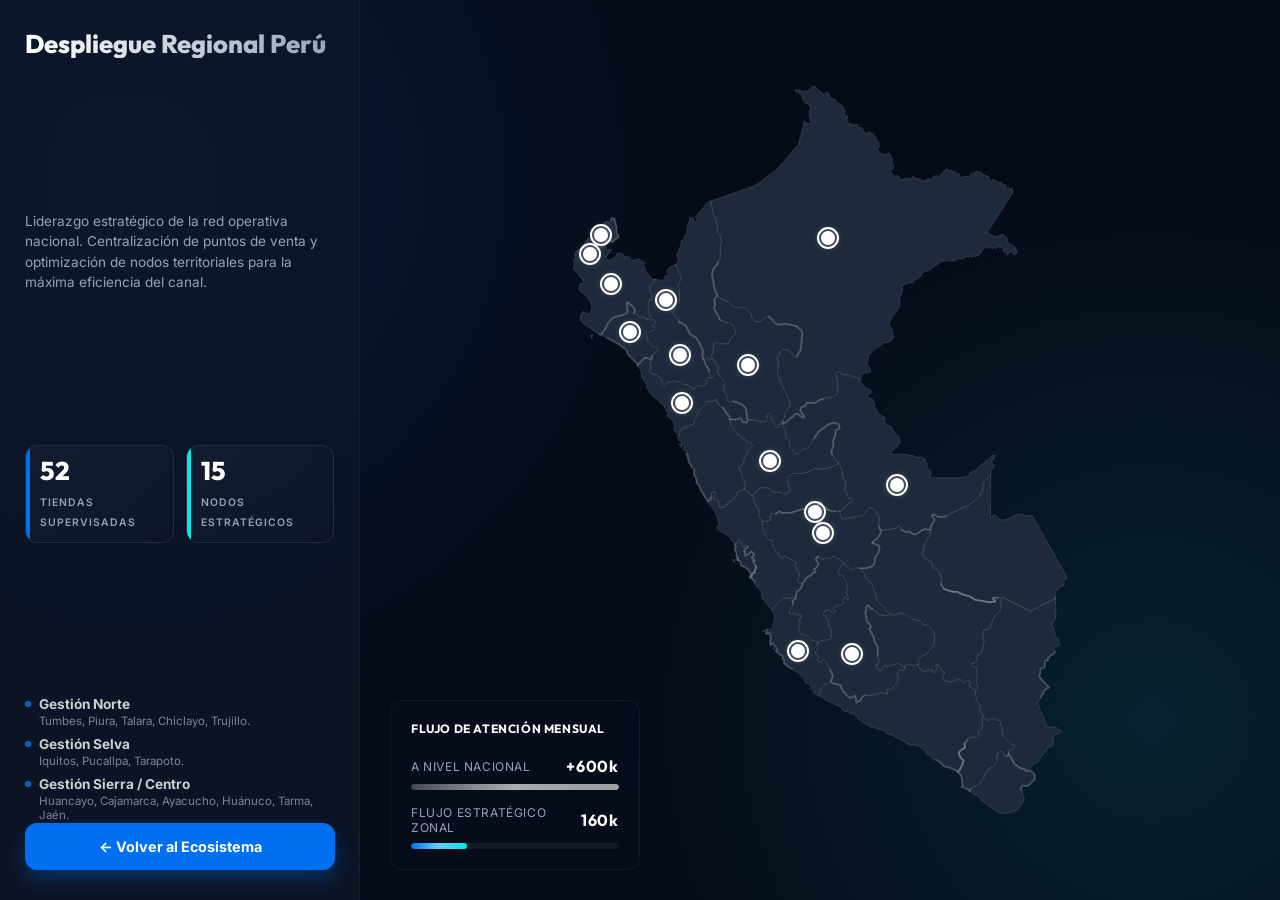
<file: mapa_demo.html>
<!DOCTYPE html>
<html lang="es">
<head>
    <meta charset="UTF-8">
    <meta name="viewport" content="width=device-width, initial-scale=1.0">
    <title>Dashboard Regional — Telefónica CRM</title>
    <!-- Google Fonts: Outfit & Inter -->
    <link href="https://fonts.googleapis.com/css2?family=Inter:wght@300;400;500;600&family=Outfit:wght@500;700;800&display=swap" rel="stylesheet">
    <style>
        :root {
            --bg-color: #060b18; /* Darker, more professional */
            --glass-bg: rgba(15, 23, 42, 0.7);
            --accent-blue: #0070f3; /* Telefónica Blue */
            --accent-cyan: #00eaec;
            --text-main: #f8fafc;
            --text-dim: #94a3b8;
            --safe-area: 20px;
        }

        * {
            margin: 0;
            padding: 0;
            box-sizing: border-box;
            -webkit-font-smoothing: antialiased;
        }

        body {
            background-color: var(--bg-color);
            color: var(--text-main);
            font-family: 'Inter', sans-serif;
            min-height: 100vh;
            display: flex;
            overflow-x: hidden;
            background-image: 
                radial-gradient(circle at 10% 20%, rgba(0, 112, 243, 0.15) 0%, transparent 40%),
                radial-gradient(circle at 90% 80%, rgba(0, 234, 236, 0.1) 0%, transparent 40%);
        }

        /* --- DASHBOARD STRUCTURE --- */
        .dashboard {
            width: 100%;
            display: flex;
            position: relative;
        }

        /* Sidebar - Desktop */
        .sidebar {
            width: 360px;
            height: 100vh;
            padding: 30px 25px;
            background: var(--glass-bg);
            backdrop-filter: blur(25px);
            border-right: 1px solid rgba(255, 255, 255, 0.05);
            display: flex;
            flex-direction: column;
            justify-content: space-between;
            position: relative;
            z-index: 100;
            flex-shrink: 0;
            overflow-y: hidden; /* Force NO SCROLL */
        }

        .main-map {
            flex-grow: 1;
            height: 100vh;
            position: relative;
            display: flex;
            align-items: center;
            justify-content: center;
            padding: 20px;
            perspective: 1000px;
        }

        /* --- TYPOGRAPHY & WOW ELEMENTS --- */
        .brand-label {
            font-size: 0.70rem;
            color: var(--accent-cyan);
            text-transform: uppercase;
            letter-spacing: 0.3em;
            font-weight: 700;
            margin-bottom: 5px;
            opacity: 0.8;
        }

        h1 {
            font-family: 'Outfit', sans-serif;
            font-size: 1.6rem;
            font-weight: 800;
            line-height: 1.1;
            margin-bottom: 0;
            background: linear-gradient(to right, #fff, var(--text-dim));
            -webkit-background-clip: text;
            background-clip: text;
            -webkit-text-fill-color: transparent;
        }

        .description {
            color: var(--text-dim);
            font-size: 0.85rem;
            line-height: 1.5;
            margin-bottom: 0;
        }

        /* Metric Cards Premium */
        .metrics-container {
            display: grid;
            grid-template-columns: 1fr 1fr;
            gap: 12px;
            margin-bottom: 0;
        }

        .metric-card-premium {
            background: linear-gradient(135deg, rgba(255,255,255,0.03) 0%, rgba(255,255,255,0.01) 100%);
            border: 1px solid rgba(255,255,255,0.08);
            border-radius: 12px;
            padding: 12px 14px; /* Reduced for no-scroll */
            position: relative;
            overflow: hidden;
        }

        .metric-card-premium::before {
            content: '';
            position: absolute;
            top: 0; left: 0; width: 4px; height: 100%;
            background: var(--accent-blue);
            border-radius: 4px 0 0 4px;
        }

        .metric-card-premium:nth-child(2)::before {
            background: var(--accent-cyan);
        }

        .metric-card-premium .val {
            font-size: 1.6rem; /* Scaled down */
            font-weight: 800;
            font-family: 'Outfit', sans-serif;
            color: white;
            display: block;
            line-height: 1;
            margin-bottom: 6px;
        }

        .metric-card-premium .lab {
            font-size: 0.65rem; /* Scaled down */
            color: var(--text-dim);
            text-transform: uppercase;
            letter-spacing: 0.1em;
            font-weight: 600;
        }

        /* High-Tech Map Legend (Bottom-Left) */
        .impact-legend {
            position: absolute;
            bottom: 30px;
            left: 30px;
            background: rgba(15, 23, 42, 0.2);
            backdrop-filter: blur(8px);
            border: 1px solid rgba(255, 255, 255, 0.05);
            border-radius: 12px;
            padding: 20px;
            display: flex;
            flex-direction: column;
            gap: 15px;
            z-index: 50;
            width: 250px;
        }

        .impact-legend-title {
            font-family: 'Outfit', sans-serif;
            font-size: 0.75rem;
            color: white;
            text-transform: uppercase;
            letter-spacing: 0.05em;
            font-weight: 700;
            margin-bottom: 5px;
        }

        .impact-item {
            display: flex;
            flex-direction: column;
            gap: 8px;
        }

        .impact-header {
            display: flex;
            justify-content: space-between;
            align-items: center;
        }

        .impact-label {
            font-size: 0.75rem;
            color: var(--text-dim);
            text-transform: uppercase;
            letter-spacing: 0.05em;
        }

        .impact-val {
            font-family: 'Outfit', sans-serif;
            font-size: 1rem;
            font-weight: 700;
            color: white;
            letter-spacing: 0.05em;
        }

        .bar-bg {
            width: 100%;
            height: 6px;
            background: rgba(255, 255, 255, 0.05);
            border-radius: 3px;
            overflow: hidden;
        }

        .bar-fill {
            height: 100%;
            border-radius: 3px;
            position: relative;
        }

        .bar-fill::after {
            content: '';
            position: absolute;
            top: 0; right: 0; bottom: 0; left: 0;
            background: linear-gradient(90deg, transparent, rgba(255,255,255,0.4), transparent);
            animation: shimmer 2s infinite;
        }

        .bar-fill.national {
            background: linear-gradient(90deg, rgba(255,255,255,0.2), rgba(255,255,255,0.6));
        }

        .bar-fill.zonal {
            background: linear-gradient(90deg, var(--accent-blue), var(--accent-cyan));
            box-shadow: 0 0 10px rgba(0, 234, 236, 0.3);
        }

        @keyframes shimmer {
            0% { transform: translateX(-100%); }
            100% { transform: translateX(100%); }
        }

        /* Zone Legend */
        .zones {
            margin-top: 0;
            margin-bottom: 0;
        }

        .zone-item {
            display: flex;
            flex-direction: column;
            margin-bottom: 8px;
            opacity: 0.8;
        }

        .zone-item strong {
            color: white;
            font-size: 0.85rem;
            margin-bottom: 2px;
            display: flex;
            align-items: center;
        }

        .zone-item strong::before {
            content: '';
            width: 6px;
            height: 6px;
            background: var(--accent-blue);
            border-radius: 2px;
            margin-right: 8px;
        }

        .zone-item p {
            font-size: 0.72rem;
            color: var(--text-dim);
            padding-left: 14px;
        }

        /* --- MAP INTERACTION --- */
        #map-container {
            width: 100%;
            max-width: 800px;
            aspect-ratio: 1 / 1;
            position: relative;
            display: flex;
            align-items: center;
            justify-content: center;
            animation: mapFloat 6s ease-in-out infinite;
        }

        @keyframes mapFloat {
            0%, 100% { transform: translateY(0); }
            50% { transform: translateY(-15px); }
        }

        svg {
            width: 100%;
            height: 100%;
            display: block;
        }

        path {
            fill: #1e2a3b !important;
            stroke: rgba(255, 255, 255, 0.15) !important;
            stroke-width: 1;
            transition: all 0.4s cubic-bezier(0.4, 0, 0.2, 1);
        }

        #features-glow path {
            fill: none !important;
            stroke-width: 2.5;
            stroke-dasharray: 80 4000;
            stroke-dashoffset: 4000;
            animation: drawGoldOutline 7s linear infinite;
        }

        #features-glow path:nth-child(even) { animation-duration: 9s; }
        #features-glow path:nth-child(3n) { animation-duration: 11s; }

        @keyframes drawGoldOutline {
            0% { stroke-dashoffset: 4000; stroke: rgba(255, 215, 0, 0) !important; }
            5% { stroke: rgba(255, 215, 0, 1) !important; filter: drop-shadow(0 0 5px rgba(255,215,0,0.8)); }
            95% { stroke: rgba(255, 215, 0, 1) !important; filter: drop-shadow(0 0 5px rgba(255,215,0,0.8)); }
            100% { stroke-dashoffset: 0; stroke: rgba(255, 215, 0, 0) !important; }
        }

        path:hover {
            fill: #0070f3 !important;
            stroke: #00eaec !important;
            filter: drop-shadow(0 0 15px rgba(0, 234, 236, 0.5));
            cursor: pointer;
        }

        /* Pulsing Markers */
        .marker {
            position: absolute;
            width: 14px;
            height: 14px;
            background: white;
            border-radius: 50%;
            cursor: pointer;
            z-index: 10;
            transform: translate(-50%, -50%);
            box-shadow: 0 0 10px rgba(255,255,255,0.5);
            transition: transform 0.3s cubic-bezier(0.175, 0.885, 0.32, 1.275);
        }

        .marker:hover {
            transform: translate(-50%, -50%) scale(1.5);
            background: var(--accent-cyan);
        }

        .marker::after {
            content: '';
            position: absolute;
            inset: -4px;
            border: 2px solid white;
            border-radius: 50%;
            animation: markerPulse 2s infinite;
        }

        @keyframes markerPulse {
            0% { transform: scale(0.5); opacity: 1; }
            100% { transform: scale(2.5); opacity: 0; }
        }

        /* --- CUSTOM TOOLTIP (SMART POSITIONING v8.3) --- */
        .custom-tooltip {
            position: fixed; /* Usar fixed para evitar clipping por transformaciones del contenedor */
            background: rgba(15, 23, 42, 0.95);
            backdrop-filter: blur(15px);
            border: 1px solid var(--accent-blue);
            padding: 12px 18px;
            border-radius: 12px;
            pointer-events: none;
            opacity: 0;
            visibility: hidden;
            transform: translateY(10px);
            transition: opacity 0.2s ease, transform 0.2s ease;
            z-index: 9999;
            min-width: 160px;
            box-shadow: 0 15px 35px rgba(0,0,0,0.6);
            border-left: 4px solid var(--accent-cyan);
        }

        .custom-tooltip h3 {
            font-family: 'Outfit';
            font-size: 1.1rem;
            margin: 0;
            color: white;
            white-space: nowrap;
            font-weight: 700;
            letter-spacing: 0.05em;
            text-transform: uppercase;
        }

        /* --- MOBILE ADAPTATION (SKILL FLOW) --- */
        .return-btn {
            position: absolute;
            bottom: 30px;
            left: 25px;
            width: 310px;
            background: var(--accent-blue);
            color: white;
            padding: 15px 0;
            border-radius: 12px;
            text-decoration: none;
            font-weight: 700;
            text-align: center;
            display: flex;
            align-items: center;
            justify-content: center;
            gap: 10px;
            box-shadow: 0 10px 20px rgba(0, 112, 243, 0.3);
            transition: all 0.3s ease;
            font-size: 0.9rem;
            z-index: 1000;
        }

        .return-btn:hover {
            transform: translateY(-5px);
            box-shadow: 0 15px 30px rgba(0, 112, 243, 0.4);
        }

        @media (max-width: 1024px) {
            body {
                flex-direction: column;
                overflow-y: auto;
                overflow-x: hidden;
            }

            .dashboard {
                flex-direction: column;
            }

            .sidebar {
                width: 100%;
                height: auto;
                padding: 30px 25px 0px 25px;
                border: none;
                overflow-y: visible;
                gap: 20px;
                position: relative; /* Restoring */
            }

            .main-map {
                height: auto;
                padding: 10px;
                flex-direction: column;
                position: relative;
                padding-bottom: 80px; /* Guard space for safe return button */
            }

            #map-container {
                width: 100%;
                height: auto;
                aspect-ratio: 1 / 1; /* Crticial para nodos desincronizados */
                max-width: 500px;
                margin: 0 auto;
                animation: none; /* Mejor legibilidad en celular */
            }

            .impact-legend {
                position: relative;
                bottom: auto;
                left: auto;
                width: 100%;
                max-width: 500px;
                margin: 10px auto 0 auto;
                padding: 15px;
                z-index: 50;
                background: rgba(15, 23, 42, 0.4); 
            }

            .impact-legend-title { font-size: 0.70rem; }
            .impact-val { font-size: 0.90rem; }
            .impact-label { font-size: 0.70rem; }

            h1 { font-size: 1.6rem; }

            .return-btn {
                position: absolute;
                bottom: 20px;
                right: 20px;
                left: auto;
                width: max-content;
                margin: 0;
                padding: 10px 20px;
                z-index: 100;
                font-size: 0.85rem;
                box-shadow: 0 5px 15px rgba(0, 112, 243, 0.3);
            }

            .hide-mobile { display: none; }

            .zones {
                margin-top: 0;
                margin-bottom: 0;
            }
        }

        /* Optimization for very small devices */
        @media (max-width: 480px) {
            .metrics-container { grid-template-columns: 1fr; }
            .main-map { height: auto; }
            h1 { font-size: 1.4rem; }
            .impact-legend { 
                width: 100%;
            }

            /* Nodos reducidos para evitar desbordamiento en celular */
            .marker {
                width: 7px;
                height: 7px;
            }
            .marker::after {
                inset: -2px;
                border-width: 1px;
                animation: markerPulseMobile 2s infinite;
            }
        }

        @keyframes markerPulseMobile {
            0% { transform: scale(0.5); opacity: 1; }
            100% { transform: scale(3.5); opacity: 0; }
        }

    </style>
</head>
<body>

    <div class="dashboard">
        <!-- SIDEBAR -->
        <div class="sidebar">
            <h1>Despliegue Regional Perú</h1>
            
            <p class="description">
                Liderazgo estratégico de la red operativa nacional. Centralización de puntos de venta y optimización de nodos territoriales para la máxima eficiencia del canal.
            </p>

            <div class="metrics-container">
                <div class="metric-card-premium">
                    <span class="val">52</span>
                    <span class="lab">Tiendas Supervisadas</span>
                </div>
                <div class="metric-card-premium">
                    <span class="val">15</span>
                    <span class="lab">Nodos Estratégicos</span>
                </div>
            </div>

            <div class="zones">
                <div class="zone-item">
                    <strong>Gestión Norte</strong>
                    <p>Tumbes, Piura, Talara, Chiclayo, Trujillo.</p>
                </div>
                <div class="zone-item">
                    <strong>Gestión Selva</strong>
                    <p>Iquitos, Pucallpa, Tarapoto.</p>
                </div>
                <div class="zone-item">
                    <strong>Gestión Sierra / Centro</strong>
                    <p>Huancayo, Cajamarca, Ayacucho, Huánuco, Tarma, Jaén.</p>
                </div>
                <div class="zone-item">
                    <strong>Gestión Sur</strong>
                    <p>Ica.</p>
                </div>
            </div>

        </div>

        <!-- MAIN MAP -->
        <div class="main-map">
            <!-- Leyenda Flotante (Bottom-Left) -->
            <div class="impact-legend">
                <h3 class="impact-legend-title">Flujo De Atención Mensual</h3>
                <div class="impact-item">
                    <div class="impact-header">
                        <span class="impact-label">A Nivel Nacional</span>
                        <span class="impact-val">+600k</span>
                    </div>
                    <div class="bar-bg">
                        <div class="bar-fill national" style="width: 100%;"></div>
                    </div>
                </div>
                
                <div class="impact-item">
                    <div class="impact-header">
                        <span class="impact-label">Flujo Estratégico Zonal</span>
                        <span class="impact-val">160k</span>
                    </div>
                    <div class="bar-bg">
                        <div class="bar-fill zonal" style="width: 27%;"></div>
                    </div>
                </div>
            </div>

            <div id="map-container">
                <?xml version="1.0"?>
    
<!--********* Copyright (c) 2024 Pareto Softare, LLC DBA Simplemaps.com ***************************************
************* Free for Commercial Use, full terms at  https://simplemaps.com/resources/svg-license ************
************* Attribution is appreciated! https://simplemaps.com *******************************************-->

<svg baseprofile="tiny" fill="#6f9c76" height="1000" stroke="#ffffff" stroke-linecap="round" stroke-linejoin="round" stroke-width=".5" version="1.2" viewbox="0 0 1000 1000" width="1000" xmlns="http://www.w3.org/2000/svg">
 <g id="features">
  <path d="M687.1 926.6l0.6-0.9 0.8-1.5 0.3-0.5 0.3-0.3 0.5-0.5 1.8-1.4 1.9-1.2 4.3-1.8 0.6-0.2 0.9-0.4 0.3-0.4 0.3-0.5 0.9-2.4 0.4-0.6 0.5-0.7 2-1.8 0.3-0.4 0.4-0.6 0.6-1 0.3-0.8 0.2-0.7 0.5-2.3 0.2-0.5 2.1-2.7 0.8-1.3 0.5-1.1 0.6-0.9 0.3-0.4 0.7-0.5 0.9-0.5 1.1-0.3 2.4-1.1 3.9-4.5 1.5-2 0.5-0.8 0-0.7 0.1-0.6-0.2-0.7-0.4-1 0-0.1-0.1-0.1-0.2-1.3 0.1-1 0.3-0.8 0.5-1.4 0.2-0.7 0.1-0.7 0.2-0.6 0.4-0.5 1.1-1.3 1.2-0.7 0.7-0.2 0.9 0 1 0.2 1.1 0.5 0.5 0.4 0.4 0.6 1.2 2.9 0.5 0.7 0.5 0.5 0.6 0.3 0.8 0.1 0.7 0.1 1.3-0.9 1-2.7 1 2.3 3.1 4.7 2.7 5.1 1.1 1.6 0.4 0.2 0.4 0.1 0.1 0 0.1 0 0.1 0.1 0.2 0.1 1.1 0.8 1.7 1.6 1 0.8 0.3 0.1 0.4 0.1 0.2 0 0.4 0.2 0.5 0.3 1.5 1 0.4 0.2 0.3 0 0.3 0 0.7-0.3 0.4-0.1 0.2-0.1 0.3 0 0.5 0 0.3 0.2 0.2 0.2 0.5 1 0.1 0.3 0.9 1 0.3 0.3 0.4 0.1 0.3 0.1 0.3-0.1 1.7-0.3 0.5-0.2 0.2 0 2.5 0.3 0.8 0.3 1.9 1.6 1 1 0.7 0.9 0.6 1.5 0.1 1.8-0.1 3.7-6.2 6.1-2.3 1.6-2.2 0.3-2.2-0.3-2.1 0.1-1.6 1.7-0.3 2.2 0.5 1.8 0.9 1.7 0.4 2.2 0.1 1.3 0.3 0.9 1 1.8 0.4 1 0.2 1-0.2 1-2.9 6.7-1.1 1.6-0.9 1-1.9 1.7-2.3 2.8-0.9 0.7-1.1 0.4-1.4 0-1.2 0.4-3.4 2-1.2 0.3-2.6 0.3-5.2-0.5-2.5 0.2-1.2 0.6-1.3-1.1-2.4-1.5-3-2.2-1.5-1-1.8-0.9-1.7-1-2.4-1.3-2.5-2.4-0.1-0.2-0.3-0.5-0.3-0.4-0.2-0.1-0.5-0.1-0.3-0.1-2.8-2.6-0.8-0.5-1.8-0.5-0.6-0.6-0.6-2-0.5-1-0.7-0.5-0.8-0.3-2-1.6-1-0.5-2.9-1-1-0.1-2.5-2.5-1.1-0.6-0.6-0.6-0.2-0.2z" id="PETAC" name="Tacna">
  </path>
  <path d="M794.6 685.5l-30.8 15.6-0.8 0.2-1.3-0.3-32.9-16.4-0.8-0.1-0.8 0.6-1.6-0.3-1.6-0.2-2.6 0.3-2.3-0.5-1.5-0.1-0.8 0.1-0.5 0.3-0.2 0.7 0.3 0.6 0.4 0.6 0.7 0.4 1.2 0.8 0.4 0.5 0 0.6-0.6 0.5-1 0.4-6.1 0.4-13.7-2.5-1.3 0.1-1.6-0.2-0.7-0.2-6.1-4-0.8-0.4-7.4-2-5.2-2-0.9-0.5-1.1-0.9-0.6-0.2-0.6-0.2-1 0-2.5 0.2-0.9 0-1.1-0.1-9.1-2.9-1.3-0.6-1.5-1.1-0.8-1.3-1.2-2.5-0.5-0.8-0.3-0.8 0-1.3 0.2-0.9 0.8-2.2 0.1-1.1-0.4-1.7-0.7-2.3-1.6-3.8-1.1-2.3-0.4-0.6-0.6-0.7-0.5-0.3-0.5-0.2-0.6-0.2-0.7 0-1.5-0.3-1.4-0.6-0.6-0.5-0.4-0.7-0.5-0.8-1.3-5.1-0.5-1.1-0.5-0.8-0.6-0.5-3.5-1.7-4-2.5-0.9-0.9-0.2-0.2-0.1-0.3-0.2-0.5-0.8-4.1 0-0.8 0.4-1.8 0.4-1.4 0.7-3.1 0.2-2 0.8-2.7 6.4-11.9 0.8-2.6 0.2-3.1 0-1.2 0.2-1.4 0.3-1.1 0.5-1.2 3.6-6.5 0.2-0.7 0-0.7-0.4-0.8-2.7-3.4 0-0.5 0-0.5 0.5-0.5 0.9-0.4 1.8 0.1 1 0.3 0.9 0.4 2 1.5 0.4 0.2 1.2 0.3 6.8-0.3 1.1-0.2 0.5-0.2 21.7-11.2 4.2-1.3 0.9-0.4 2-1.2 2.7-2.3 2.6-1.6 3-2.5 0.8-0.5 1.2-0.9 4.7-5.6 1.5-2.4 0.6-1.6 0.4-1.7 0.5-6.8 0.2-1.2 0.7-2.2 0.7-0.9 1.6-1.5 6.4-4.8 0.1 0-0.1 4.1 0 6.3 0 6.4 0 6.3 0 6.3 0 6.3-0.1 6.3 0 6.3 0 4.1 4.2-3.4 1.1-0.2 1.3 1.1 2.1 2.6 1.3 1.2 2.2 1.1 2.5 0.4 2.5-0.1 2.4-0.5 2-0.7 11.9-6.1 2 0.1 0.9 0.3 1 0.1 2-0.2 1.3 0.1 0.8 0.4 1.8 1.2 1.7 0.3 6-0.7 0.9 0.1 0.2 0.3 0.2 0.3 0.2 0.3 0.1 0.3 0.2 0.3 0.2 0.3 0.2 0.3 0.1 0.3 5.1 9 5.1 9 5.1 9 5.1 9.1 5.1 9 5.1 9 5.1 9.1 5.1 9 1.2 2.2 0.2 0.4-0.5 0.2-0.3 0.5-0.3 1-0.4 0.8-0.5 0.7-0.7 0.6-1.5 0.8-0.6 0.6-0.5 0.7-0.1 0.8 0.5 0.5 1.6 0.4 0.5 0.6-1.2 2.2-0.3 0.5-4.1 1.1-1 0.6-0.7 1.1-0.6 1.4-1.1-0.2-0.6 1-0.5 1.2-1.6 1.2-0.2 1.1 0 2.2 0.6 4.9z" id="PEMDD" name="Madre de Dios">
  </path>
  <path d="M550.1 412.5l-0.1 0-0.5-0.6-0.6-0.5-0.6-0.3-2.3-1.1-7.9-3-2.5-0.7-1.3-0.1-3.4-0.1-2.2-0.7-4.7-2.9-1.9-0.3-0.8 0.1-0.7 0.3-0.5 0.6-0.4 1.1 0 0.9 0.2 0.8 0.4 0.7 0.4 1.3 1.2 6.7 0.1 1.7-0.2 3.1 0.7 4.5-0.1 4.4-0.2 0.8-0.2 0.7-0.5 0.7-0.7 0.6-0.9 0.6-3.1 1.7-1.2 0.4-11.1 1.9-4 1.3-1.6 0.8-2.8 2-1 0.5-1.2 0.5-2.4 0.5-6.1 0-0.8-0.4-0.6-0.2-0.5 0-0.6 0.6-0.5 1-0.2 0.8-0.1 0.8-0.3 0.6-0.4 0.6-0.4 0.4-1.2 0.1-0.6-0.1-0.6 0.1-0.7 0.3-0.9 0.6-0.7 0.6-0.5 1-0.1 0.9 0 1 0.5 1.9 0.3 0.6 0.8 1.3 2.6 3 0.3 0.6 0.2 0.8-0.2 0.7-0.6 0.4-1.1 0-1-0.4-0.8-0.4-3.6-3-0.6-0.5-0.6-0.3-0.8-0.2-1.1 0-0.8 0.4-0.8 0.8-0.5 0.8-0.7 0.9-0.9 0.8-3.4 2.2-1.5 1.4-1.5 1.6-2 1.7-4.9 2.3 1-3.8 1.4-4.7 0.4-2.7 0.5-2.5 0.3-0.9 0.3-0.8 4.7-5.6 0.4-0.7 0.3-0.7 0.3-0.9 0-1.2-0.2-1.7-1.6-4.9-11.9-25.3-1.1-3.2-0.5-2.5-0.4-2.8 0.7-10.8-0.1-1.7-0.4-1-0.3-0.8-0.4-1.4-0.1-0.4 0.1-0.4 0.8-2.6 2.4-5.3 1.6-2.3 1-0.8 0.6-0.3 1.1-0.3 1-0.2 1.3 0 1.2 0.2 1.9 0.5 1 0.5 1.5 0.9 1.2 1 4.2 5.4 0.6 0.5 0.6 0.3 0.8 0.1 0.7-0.1 0.6-0.4 0.6-0.4 0.4-0.6 0.9-2 2.5-3.7 0.4-0.6 0.2-0.6 0.9-4 0-0.5 0-1.8 1.4-14.1-0.1-0.7 0-0.6-0.2-0.6-0.3-0.7-1-1.7-0.4-0.5-3.3-3.4-1.5-0.9-3.1-1.2-2.6-0.7-6-1.2-3.2-0.2-4.5 0.3-2 0.4-0.9 0.1-1.1-0.1-1.8-0.6-1-0.6-0.8-0.6-3.9-4-1.2-1.7-1.1-1.3-0.7-0.5-0.8-0.4-1-0.2-0.8-0.1-1.5 0.5-7.1 5-1.4 0.7-1.4 0.3-0.9 0.1-1-0.1-1.4-0.5-0.9-0.4-1.5-1-1.5-1.6-1.2-2.2-1.5-5-0.8-1.5-1.4-1.6-2.5-1.9-1.2-0.8-1.1-0.5-1.7-0.6-10.1-0.4-1.4-0.4-2-1-2.5-2.1-1.2-1.3-0.4-0.6-1.9-1.7-3.1-1.6-5.7-2.2-1.3-0.8-2.2-1.6-1-1.2-3.4-7.7-1.1-4.6-0.7-7-0.6-2.5-0.5-1.4-0.2-0.8-0.1-0.9-0.1-1.3 0.2-2.6 0.4-1.7 1.2-2.9 0.8-1.3 0.9-1.2 1-1 0.7-0.6 0.3-0.4 1.2-2.1 1.5-3.4 1.1-2.1 0.4-0.9 0.4-1.4 0.2-3.5-0.2-3.1 0.6-8.5 0.4-1.9 0.7-1.4 0.1-0.6-0.3-0.7-0.2-0.6-0.4-1.3-0.4-3.2-0.2-0.8-0.5-1.1-0.3-0.7-2.2-3-0.2-0.5-0.2-0.7-0.2-1-0.1-1.2 0.1-1.7 0.1-1.2 0-0.6-0.1-0.7-1-3-0.5-4.4-0.6-1.9-1.4-3.4-2.4-4.2-0.2-0.7-0.1-0.8-0.2-4-0.1-1-1.1-3.8-0.8-5.3 1.3-0.5 6.2-2.1 6.1-2.2 6.2-2.1 6.1-2.2 6.1-2.1 6.2-2.2 6.1-2.1 6.1-2.2 4.5-1.5 0.8-0.5 2.1-1.3 2.8-2.1 2.9-2.2 2.9-2.3 2.9-2.2 2.9-2.2 2.9-2.3 3-2.2 2.9-2.2 2.9-2.3 2.4-2.8 2.5-2.8 2.4-2.9 2.4-2.8 2.5-2.9 2.4-2.8 2.4-2.8 2.5-2.9 1.9-2.3 2.7-2.5 0.8-0.9 0.4-0.4 0.6-1.7 0.7-2.9 1.5-5.7 1.5-5.8 1.4-5.7 1.5-5.8 0.6-2.4 0.3-0.4 1.4 1.3 0.6 0.7 0.3 0.5 0.5 0.4 1.1 0 2.1-0.2 2.3 0 0.4 0 0-0.4-0.3-0.5-0.5-0.4-0.4-0.5-0.1-0.5 0.1-0.8 0-0.4-2.2-7.4 0.1-0.6 0.3-0.9 0.1-0.5-0.1-0.5-0.2-0.9 0-0.5 0.2-0.6 0.5-0.3 0.6-0.3 0.5-0.5 0.1-0.4-0.1-0.4-0.1-0.3-0.1-0.4 0.2-1.9-0.2-0.9-0.5-0.9-0.3-0.1-0.4 0.2-0.3 0-0.2-0.2-0.2-0.6-0.2-0.2-1.9-1.5-0.2-0.3-0.3-0.1-0.6 0-0.5-0.1-0.6-0.3-0.9-0.9-1.4-1.9-0.9-2.1-1.5-5.5-0.6-0.7-0.8-0.5-1-0.3-0.6-0.3-1-1-0.6-0.4-0.5 0-1 0.1-0.5-0.1-0.4-0.5-0.5-1-0.3-1.1 0.3-0.8 0.7-0.3 0.9 0.3 0.9 0.3 0.8 0.2 0.8-0.1 0.7 0 0.7 0.1 3.4 1.9 1.3 0.1 1.3-0.9 0.4 0 1.7 0.3 0.7-0.1 0.7-0.2 0.6-0.3 1.1-0.8 0.6-0.7 0.7-0.3 0.8-0.6 0.6-0.7 0.3-0.6 0.1-1 0.5-0.5 0.7-0.1 1 0.1 2.2 0.6 1 0.5 1 0.7 1.9 2.6 0.6 0.6 0.4 0.1 0.8 0.1 0.5 0.1 0.3 0.2 2 2.2 0.6 0.5 1.1 0.5 1.6 0.3 0.9 0.3 0.4 0 0.6-0.5 1.2-1.9 0.6-0.1 1 0.9 0.7 0.9 1.7 3.4-1.4 1-0.4 0.7 0.9 0.3 0.5 0 1 0.3 1.2 0.1 0.3 0.2 0.2 0.2 0.3 0.2 0.3 0.3 0.1 0.2 0.3 0.2 0.7 0 0.2-0.1 0.4-0.2 0.4-0.3 0.5-0.1 0.5 0.4 1.3 2.3 2.1 2.2 1.3 1 2.9 1.8 0.6 0.5 0.6 0.7 0.5 0.7 0.2 0.1 0.7 0 0.2 0.2 0.1 0.5 0.1 0.5 0 0.1 0.1 0.4 2.3 5-0.1 0.4-0.6 0.5-0.2 0.4-0.1 1 0.4 0.7 1.6 1.8 0.4 0.2 0.4 0.2 0.9 0 0.4 0.2-0.4 0.7 0.3 0.6 0.5 0.5 0.2 0.6-0.3 0.6-0.7 0-0.7-0.2-0.6 0.2-0.4 0.5 0.3 0.5 1.2 0.8 0.5 0.6 0.7 2.3 1.1 1.4 1.3 0.7 2.9 0.5 3 1.2 1.3-0.1 0.8-1.4 0.5 0.5 1.2 3.4 0.2 0.4 0.4 0.4 0.6 0.2 0.3-0.1 0.2-0.2 0.6-0.3 0.2-0.2 0.1-0.3 0.3-0.1 0.4 0.3 0 0.4-0.4 0.9 0 0.4 0.7 0.3 1.5-0.3 0.8 0.3 0.3 0.4 0.8 2 0.8 1.4 0.5 0.5 0.7 0.4 1.3 0.5 0.8 0.1 0.6 0 0.8-0.4 0.8-1.2 0.7-0.3 0.4 0.9 0.7 0.7 0.9 0.5 1.1 0.2 0.6 0.2 0.9 0.7 1.2 0.3 0.2 0.4 0.1 0.6 0.4 0.7 0.1 0.6 0.1 0.2 0.2 0 0.6-0.1 0.2 0.1 0.1 0.3 0.1 0.4 0.1 1.1 0.1 0.3 0.2 0.4 0.3 0.3 0.8 0.4-0.3 0.5-0.7 0.9 0.4 0.8 1.8 0.8 0.6 0.9 1 0.7 0.4 0.6 0.1 0.4-0.1 0.6 0.1 0.6 0.5 2 0 1-1.2 0.7-0.4 0.7-0.6 1.6-0.1 1.9 1 1.2 3.1 2 0.1 0.1 0.2 0.7 0.1 0.2 0.2 0 0.5-0.1 0.7 0.1 0.5 0 0.6 0.1 0.6 0.4 1.2 1 0.5 0.1 0.4-0.5 0.8-0.8 0.7-0.1 1.7 0.4 0.3-0.1 0.2-1.3 0.5 0 1.3 1.4 0.4 0.4 0.5 0.2 0.4 0.2 0.3 0.6-0.3 1.8 0.2 0.7 1.2 1.3 0.3 0.8-0.1 0.5-0.5 1.2-0.1 0.7 0.2 0.8 0.3 0.6 0.9 1.3 0.3 0.9 0.3 1.1 0.3 1 0.7 0.6-1.4 2.4-0.5 1.1-1.8 1.6-0.4 0.5-0.2 0.3 0 0.5 0.1 0.5 0.4 0.7 0.1 0.3 0.2 0.3 0.7 0.5 0.1 0.2 0.3 1.5 0.1 0.4 0.8 0.5 2.1 0.5 0.4 0.5 0.3 1 0.7-0.6 0.6-1.1 0.1-0.5 3.3 1.8 0.2 0.3 0.7 0.6 0.8 2.3 0.5 0.8 0.4 0.3 0.4 0 2.1-0.4 0.7-0.2 0.6-0.6 1.3-0.5 1.3-0.6 0.8 0.3 1.3 0.9 0.1-0.6 0.2-0.5 0.4-0.3 0.6-0.3 0.3 0.3 0.2 0.5 0.1 0.5 0.2 1.3 0.3 0.1 0.8-0.3 0.6-0.6 1.3-2.7 0.6-0.7 0.9 0.1 0.8 0.5 2.3 1.8 0.9 0.2 5 0.8 0.4 0.4 0.3 0.6 0.6 0.6 0.9 0.5 0.9 0.2 1.1-0.1 1.9-0.5 1.2-0.2 0.4-0.1 0.1-0.3 0-1 0.2-0.2 1.3-0.3 0.5 0 3.1 0.7 0.7-0.2 2.2-2.5 1.4-1.2 1.3-0.5 1.6 0 3.1 0.4 0.8-0.2 0.6-0.6 0.3-1.1 0.3-0.4 2.3-1.8 1.8-2.7 0.2-0.5 0.5 0 2.8-1.8 1.1-0.5 0.4 0.3-0.1 1.7 0.4 0.8 1-0.1 1.6-0.9 1.2 0.2 0.9 0.6 0.9 0.7 1 0.6 2.8 0.5 0.6 0.5 0.2 0.9 0.1 2 0.3 0.8 0.8 0.3 0.4-0.5 0.5-1.9 0.6-0.7 0.5 0.2 0.9 1.5 1.2 1.5 0.1 0.5-0.1 0.4-0.7 0.6-0.2 0.4 0.6 1 1.6-0.3 3.5-1.7 0.4 0.6 0.9-0.2 1-0.5 0.8-0.3 0.5 0.1 0.6 0.5 0.5 0.1 0.5-0.1 0.9-0.7 1.4-0.7 1-2.3 1.1-0.5 1.3-0.3 0.7 0 1.2 0.8 0.6 0.1 0.6-0.1 0.4-0.2-0.4-1.2-0.1-1.2 0.5-0.6 1.4 0 2 0.9 1.3 0.2 1-0.4 1.5 0.9 2.5 2.7 1.7 1.1 1.8 0.6 0.9 0.2 1.2 0.2 0.3 0.2 0.1 0.4 0 1.4 0.2 0.1 1.5 1.3 0.3 0.5 0.1 0.5 0 0.7 0.1 0.6 0.3 0.3 2 0 0.4-0.2 0-0.5 0-0.6 0.1-0.4 0.9-0.5 0.6 0.4 0.6 0.7 0.8 0.3 0.8 0.1 0.9 0.3 0.9 0.4 0.6 0.6 0.3 0.5 0.1 0.5 0.3 0.4 0.6 0.3 0.5 0 1.1-0.5 0.6-0.2 1 0 1.1 0.1 0.6 0.5-0.2 1.1-0.3 0.1-0.8 0.3-0.2 0.3 0 0.4 0.2 0.4 0.3 0.4 0.3 0.1 1.2-0.3 0.9-0.6 1-0.3 1.1 0.5 0.6 0.9 0.7 2.1 0.5 0.9 0.9 0.3 0.8-0.4 0.8-0.2 1 0.8 0.2 0.5-0.1 0.4 0.1 0.5 0.5 0.2 0.4-0.1 0.3-0.4 0.2-0.5 0.3-0.5 1-0.6 0.5 0.3 0.6 2.2 0.3 0.7 0.4 0.6 0.6 0.4 0.3 0.1-0.1 0.1-1 1.7-3.9 6-3.8 6-3.8 5.9-3.9 6-3.8 6-3.8 6-3.8 6-3.9 6-1.6 2.5 2.1 0.3 6.6 3.4 0.6 0.4 2.6 0.6 1.3 0.1 1.2-0.6 1.9-1.7 1.1-0.7 1.4-0.1 1.8 0.6 1.9 1.4 1.6 1.6 1.1 1.7 0.6 1.7 0.3 1.8 0.5 1.6 1.3 1.3 5 2.5 1.4 1.2 1 1.2 0.9 1.2 1.3 2.8 0.1 1.3-0.4 1.3-0.9 1.2-1.6 1.2-0.7 0.1-0.7-0.2-0.6-0.4-0.6-0.6-0.2-0.4-0.3-1.2-0.5-0.9-1-0.4-1.1 0.1-0.9 0.5-0.6 0.9-0.8 1.8-0.9 0.9-0.6-0.7-0.3-0.8-0.4-0.5-0.4-0.1-0.4 0.1-0.5-0.2-2.4-1.9-0.4-0.6-0.1-0.9 0.4-1.9-0.1-1-0.3-0.7-0.6-0.6-0.6-0.2-0.9 1.4-0.6-0.2-1.2-1.1-0.8-0.3-0.8-0.1-0.7 0.2-0.7 0.4-2 1.6-0.8 0.2-0.5-0.3-0.1-0.7-0.2-0.7-0.8-0.3-0.8 0.4-0.3 0.8-0.2 0.9-0.4 0.5-2.3-1.4-0.1-0.7 0.2-0.9-0.1-0.7-0.7-0.2-0.8 0.4-0.5 0.5-0.5 1.5-0.5 0.4-0.9 0-3.1-0.8-0.5 0-2.3 1.2-0.6 0.5-0.2 0.7 0.4 1.2-0.1 0.4-0.8 0.3-0.7 0.3-0.4 0.8-0.2 0.9-0.5 0.8-1.5 1.4-0.6 0.8-0.4 0.9-1.1 1-1-0.9-0.7-0.9-0.3 1.1-0.9 0.8-2.6-1.1-1.2 0.5-0.6 1.1-0.4 0.2-0.8-0.1-0.4-0.4-0.5-1.1-0.4-0.3-0.8 0.5-0.7 1.1-0.6 0.8-1.4-1.5-1.1-0.2-1.2 0.2-0.7 0.7-0.2 0.6 0.1 0.5 0 0.5-0.5 0.6-0.1 0-0.3-0.2-0.3 0-0.3 0.1-0.5 0.6-0.1 0.2-0.7 0.3-0.4-0.3-0.3-0.6-0.5-0.3-0.6-0.1-2.3 0.3-1.5 0-0.7 0.1-0.7 0.3-0.3 0.5-0.3 1-0.3 0.3-0.4 0-1.2-0.3-0.7 0.1-2.2 1 0.2-1.1-0.5 0.2-1 1-0.6 0.2-0.4 0-0.4-0.2-0.5-0.5-0.8-0.6-0.5 0.2-0.6 0.4-0.9 0.1-0.5-0.1-1.2-0.6-0.5 0-0.4 0.2-0.1 0.3-0.1 0.3-0.1 0.3-0.4 0.1-4 0.4-0.8 0.3-1.3 0.8-2.3 2.3-1.5 0.4-0.8 0.7-0.4 0.3-0.4 0.1-0.5-0.2-0.4-0.2-0.4 0-0.4 0.4-0.9 1.8-0.5 0.7-1 0.8-2.7 1.5-2.5 1.8-0.8 0.5-0.9 0.3-0.7 0-1.8-0.2-0.6 0.1-0.2 0.4-0.1 0.3-0.3 0.3-2 0.5-0.5 0.6-0.4 2.7-0.5 0.8-0.8 0.5-1.1 0.6-0.2 0.1-0.7 0-0.2 0.1-0.2 0.2 0 0.3 0 0.3 0 0.2-0.3 0.4-0.1 0.5-0.3 0.2-0.8 0.1-0.9 0.1-0.8 0.4-0.8 0.6-1.2 1.3-1.4 0.6-0.6 0.6-0.2 0.6 0 0.4-0.2 0.5-0.4 0.4-0.5 0.1-2.6 0-1-0.3-1-0.1-0.6 0.5-0.6 0.8-0.8 0.4-2 0.4-0.3-0.1-0.6-0.2-0.2 0.1-0.2 0.2 0 0.7-0.1 0.2-0.7 0.4-0.4 0.1-0.6 0-1.2 0.3-0.2 0.7 0.4 0.9 0.4 0.7 0.3 0.8 0.3 3-0.1 0.7-0.5 0.7-0.5 0.7-0.4 0.7-0.3 2.1-0.2 0.8-1.4 3-0.5 1.6 0.2 1.6 0.5 1.6 0 1.3-0.8 4.6-0.5 1.4-0.7 1.4-5.1 6.7-1.7 1.6-2.8 6.2-1.1 1.7-0.7 1.9-0.1 2.2 0.5 1.2 2.4 2.7 0.2 0.8 0.5 4 0.3 1.1 1.1 2.2 0.3 1.2 0 1-0.2 1.1-0.8 2-1.1 2.1-1.4 1.3-1.7 0.9-2.2 0.6-3.4 0.1-1.1 0.3-1.7 1.6-1.9 1.2-3.3 2.8-4 2.3-2.4 2-1.4 0.8-0.6 0.5-0.6 1.3-0.5 0.6-2 1.3-0.5 0.5-0.3 0.9-0.1 2.7-1.2 4.4-0.7 1.4-0.3 1.2 0.3 0.8 0.1 0.4 3.4 4.8 0.5 2.1 0.4 1 0.1 0.9-0.5 0.9-0.8 0.5-1 0.2-1.9-0.1-1.3 0.1-0.8 0.2-1.8 1.1-1.1 0.4-0.9 0-2-0.8-1 0 0.1 0.9 1.4 2.4 0.3 1.2-0.2 0.8-0.4 0.8-0.1 1.1-0.6 1-0.6 0.3z" id="PELOR" name="Loreto">
  </path>
  <path d="M363.4 188.9l0.8 5.3 1.1 3.8 0.1 1 0.2 4 0.1 0.8 0.2 0.7 2.4 4.2 1.4 3.4 0.6 1.9 0.5 4.4 1 3 0.1 0.7 0 0.6-0.1 1.2-0.1 1.7 0.1 1.2 0.2 1 0.2 0.7 0.2 0.5 2.2 3 0.3 0.7 0.5 1.1 0.2 0.8 0.4 3.2 0.4 1.3 0.2 0.6 0.3 0.7-0.1 0.6-0.7 1.4-0.4 1.9-0.6 8.5 0.2 3.1-0.2 3.5-0.4 1.4-0.4 0.9-1.1 2.1-1.5 3.4-1.2 2.1-0.3 0.4-0.7 0.6-1 1-0.9 1.2-0.8 1.3-1.2 2.9-0.4 1.7-0.2 2.6 0.1 1.3 0.1 0.9 0.2 0.8 0.5 1.4 0.6 2.5 0.7 7 1.1 4.6 3.4 7.7-1.8 1.5-1.4 2.1-0.3 0.8-0.2 0.6 0 0.7 0.8 4.8 0 0.8-0.1 1.1-0.2 0.7-0.9 1.4 0.4 2.1 4.7 8.6 1.3 3 1.2 1.7 0.7 0.7 1.4 0.7 1.9 0.6 6.3 1.7 2.5 1 1.6 0.8 0.9 0.7 1.1 1.2 1.2 2 0.6 1.2 0.2 1 1.3 3.8 0.1 1.5-1.3 1.6-4.3 3.7-0.9 1-0.7 0.8-0.3 0.8-0.4 1.5-0.3 0.9-0.6 1.2-0.9 0.8-0.9 0.5-3.3 0.9-0.8 0-1.4-0.2-1-0.1-2.6 0.3-0.8-0.1-0.8-0.2-0.7-0.3-1.5-0.9-1.3-0.6-0.9-0.2-1.3 0.8-0.4 0.5-0.4 0.8-0.3 1.7 0 2.8-0.5 4.8-1.4 4.3-0.2 1.5 0.1 1.1 0.2 0.8 0.4 0.6 0.4 0.5 0.8 0.6-2.7 0.3-1.1 0-1.6-0.5-1-0.2-0.8 0-0.8 0.2-1.1 0.4-2.1 0.4-0.9 0.3-0.7-0.6-0.1-0.5-0.1-1.2-0.6-1.4 0.1-1 0.3-1.1 0.1-0.9-0.2-0.4-0.6-0.7-0.2-0.2 0.2-0.5 0.3-0.3 0.4-0.1 0.1-0.3 0-2.2-0.2-1-0.5-1-2.6-4.5-2-5.3-0.6-0.8-1.3-1.2 0-0.3-0.6-1.3-0.2-0.4-0.7-0.5-2.3-0.9-1.5-1.2-2.8-1.4-1.2-1.3-2-4.4-1.7-2.6-0.7-2-0.5-0.9-1.3-0.9-2.2-1.3-1.1-1.1-0.6-0.3-0.3-0.1-0.6 0.1-0.5 0-0.6-0.2-0.7-0.4-0.4-0.2-0.2-0.3-0.1-0.2-0.2-0.8-0.1-0.3-0.2-0.4-3.3-3.3-0.4-0.6-0.8-1.8-0.3-0.4-0.3-0.7-0.2-0.4-1-1.2-0.4-0.7-0.1-1.5 0.1-0.6 0.3-1 0.1-0.3 0.2-0.3 0.2-0.2 0.2-0.1 0.5-0.2 0.1-0.1 0.1-0.1 0.6-0.9 0-0.3-0.1-0.3-0.2-0.1-0.5-0.2-0.2-0.1 0-0.2-0.1-0.4 0.1-0.2 0.2-0.2 0.6-0.2 0.2-0.2 0.2-0.2 1.1-1.8 0.1-0.1 2.5-3.8 0.2-0.3 0.3-0.2 0.8-0.9 0.4-0.8 0.2-0.5 0-0.3-0.1-0.5-0.1-0.3-0.1-0.9 0.3-4.4-0.7-5-0.2-1.7-0.9-2.6-0.2-0.8-0.1-0.9 0.1-0.8 0.3-1.3 1.2-3.6 0.2-0.4 0.9-0.7 0.4-0.5 0.4-0.9 0.1-0.7 0-0.8-0.4-2.7-0.2-0.6-0.7-1.3-1.1-1.5-0.6-2-0.9-4.4-1.9-3.6-0.7-1.7 1.4-0.9 0.4-0.8 0.1-0.9-0.1-1 0.2-0.9 0.7-1.1 0.7-0.9 0.1-0.8-1.1-0.7-0.6-1-0.4-1.8-0.1-1.8 0.4-1 0.9-0.8 0.5-1 0.4-2.1 3-6.2 0.5-2.2 0-2.9 0.2-0.8 0.5-0.5 0.6-0.2 0.5 0 0.7-0.2 0.7-0.4 0.2-0.2 0-0.3 0.4-3.6 0.4-1 0.5-0.9 0.3-0.2 0.6-0.3 0.4-0.3 1.2-1.1 0.3-1-0.7-3.1 0-0.7 0.1-0.2 0.2-0.1 0.6-0.1 0.4-0.3 0-0.5-0.2-0.9 0-1.8 0.1-1 0.3-1 0.9-1.9 0.1-0.2 0.6-2 0.4-2.1 0-0.6-0.3-0.9 0-0.3 0.5-1 0.8-0.2 1.1 0.1 2.1 0.6 0.6 0.5 0.4 0.7 0.6 3.2 0.5 0.9 0.7-0.3 0.7-0.7 0.9-0.2 0.8-0.3 0.4-1-0.1-1.3-0.6-0.7-0.8-0.6-0.5-0.9 0-1 0.5-0.7 1.8-1.3 0.6-0.9 1.5-2.9 0.7-0.8 2.4-1.9 4.9-6.6 3.6-3.2 0.9-0.5 1.9-0.6z" id="PEAMA" name="Amazonas">
  </path>
  <path d="M319.5 268l0.7 1.7 1.9 3.6 0.9 4.4 0.6 2 1.1 1.5 0.7 1.3 0.2 0.6 0.4 2.7 0 0.8-0.1 0.7-0.4 0.9-0.4 0.5-0.9 0.7-0.2 0.4-1.2 3.6-0.3 1.3-0.1 0.8 0.1 0.9 0.2 0.8 0.9 2.6 0.2 1.7 0.7 5-0.3 4.4 0.1 0.9 0.1 0.3 0.1 0.5 0 0.3-0.2 0.5-0.4 0.8-0.8 0.9-0.3 0.2-0.2 0.3-2.5 3.8-0.1 0.1-1.1 1.8-0.2 0.2-0.2 0.2-0.6 0.2-0.2 0.2-0.1 0.2 0.1 0.4 0 0.2 0.2 0.1 0.5 0.2 0.2 0.1 0.1 0.3 0 0.3-0.6 0.9-0.1 0.1-0.1 0.1-0.5 0.2-0.2 0.1-0.2 0.2-0.2 0.3-0.1 0.3-0.3 1-0.1 0.6 0.1 1.5 0.4 0.7 1 1.2 0.2 0.4 0.3 0.7 0.3 0.4 0.8 1.8 0.4 0.6 3.3 3.3 0.2 0.4 0.1 0.3 0.2 0.8 0.1 0.2 0.2 0.3 0.4 0.2 0.7 0.4 0.6 0.2 0.5 0 0.6-0.1 0.3 0.1 0.6 0.3 1.1 1.1 2.2 1.3 1.3 0.9 0.5 0.9 0.7 2 1.7 2.6 2 4.4 1.2 1.3 2.8 1.4 1.5 1.2 2.3 0.9 0.7 0.5 0.2 0.4 0.6 1.3 0 0.3 1.3 1.2 0.6 0.8 2 5.3 2.6 4.5 0.5 1 0.2 1 0 2.2-0.1 0.3-0.4 0.1-0.3 0.3-0.2 0.5 0.2 0.2 0.6 0.7 0.2 0.4-0.1 0.9-0.3 1.1-0.1 1 0.6 1.4 0.1 1.2 0.1 0.5 0.7 0.6 0.7 0.7 0.2 1 0.9 1.4 0.6 3.3 0.3 0.8 0.4 0.4 0.5 0.4 0.5 0.6 0.2 0.7 0.1 0.4 0.4 0.2 0.4 0.2 0.3 0.2 0.4 0.6 0 0.3-0.2 0.4 0 1.3 0.1 0.3 0.2 0.4 0.3 0.2 0.3 0 0.3 0.1 0.1 0.5 0 1.7 0.4 1.8 0.9 1 1.3 0.8 1.1 1 0.4 0.8 0.4 0.9-1.4-0.2-0.5 0-1.6 0.2-0.6 0-0.6 0.1-0.7 0.2-2.6 1.7-0.2 0.6 0.1 0.5 0.2 1.1 0.1 1.1 0 1.2-0.4 1.5-0.6 1.6-0.3 0.3-0.5 0.2-1.9 0-0.7 0-2.7 1.1-0.6 0.1-0.7-0.2-0.4-0.3-0.6-0.7-0.4-0.3-0.6 0-0.6 0.3-2.2 2.2-2 1.6-0.6 0.3-1.3 0.2-0.6 0.2-0.8 0.2-0.3-0.8-0.1-1.8-0.1-0.5-0.2-0.2-0.5-0.3-1-0.2-0.8-0.3-0.8-0.6-0.4-0.6-0.3-0.4-0.5-0.3-0.4-0.2-2.1 0.3-2.1-0.4-1.1-0.7-1.5-1.2-2.1-1.4-0.6-0.2-0.9-0.1-1.6 0-0.8 0.2-0.5 0.2-0.9 0.5-0.4 0-0.3-0.2-1.2-0.7-1.8-0.7-0.6 0-0.3 0.1-1.2 0.8-1.9 0.8-0.9 0.1-1.2-0.1-0.2 0-0.2 0.1-0.9 0.3-0.8 0.5-0.4 0.3-0.4 0.6-0.2 0.4-0.1 0.3-0.2 0.9-0.1 0.2-0.1 0.2-0.2 0.2-0.2 0.2-0.1 0.1-0.2 0.2-0.6 1.2-0.3 0-0.4-0.2-2.5-2-0.3-0.4 0-0.8 0.1-0.6 0.4-1.3 0.1-0.4 0-0.5-0.1-0.5-0.2-0.5-1.4-2.4-0.1-0.3-0.1-0.5-0.5-0.6-0.7-0.8-2.7-2.2-1.1-0.8-1.6-0.4-0.7-0.1-3.2-1.2-2-0.5-0.9-0.5-0.4-0.3-0.2-0.4-0.2-0.4 0.3-1.3 0.4-0.5 0.6-0.7 0.4-0.9 0.4-1 0.2-0.5 0-0.6-0.1-0.7-0.1-0.5-0.8-1.4 0.6-7.4 0.6-0.1 0.3-0.1 0.3-0.3 0.1-0.4 0.1-0.7-0.1-4 0.2-0.5 0.4-0.4 0.9-0.5 1.2-0.4 1.1-0.8 1.6-2.3 0.6-0.5 0.9-0.4 0.4-0.3 0.2-0.4 0.2-0.5 0-0.6 0-0.6-0.1-0.5-0.5-0.5-0.4-0.3-2.4-0.5-1.4-0.8-1.2 0-1.1 0.1-0.6-0.4-0.7-0.8-0.9-1.9-0.9-2.5-0.3-0.6-0.4-0.6-0.7-0.3-0.5-0.1-0.5 0.1-0.5 0-0.5-0.3-0.2-0.4-0.3-2.3 0.5-1.2 0.1-0.5 0-0.6-0.3-0.4-0.7-1.3-0.2-0.4 0-0.5 0.2-0.6 0.5-0.8 0.4-0.6 0.8-0.7 0.5-0.4 0.8-0.4 1.1-0.4 4-0.8 1.7-1.8 0.4-1.4 0-0.6-0.2-0.4-0.7-0.3-0.7-0.2-0.5-0.5-0.1-0.6 0-0.5 0.1-0.5 0.3-0.4 2.9-2.7 0.2-0.4 0.3-0.5 0.1-0.5 0-0.5-0.2-0.5-0.5-0.3-0.7-0.3-1.1-0.4-1-0.4-0.3-0.3-0.3-0.3-0.4-0.2-0.6 0-0.6 0.2-0.5 0.6-1 0.8-0.3-0.4 0-0.2-0.2-0.5-0.3-0.2-0.5-0.2-0.8 0.3-0.5 0.2-0.5 0.3-0.5 0-0.7-0.6 0.9-0.5 1.7-1.8 0.6-0.4 0.5-0.4 0.5-0.2 0.5-0.7-0.5-2-0.6-0.7-0.6-0.5-0.1-0.2-0.2-0.4-0.2-0.5 0-1.2-0.1-0.5-0.7-1.4-0.1-0.6-0.1-0.8 0.8-3.2 0.3-2.8 0-0.9 0-0.3-0.1-0.3-0.3-0.7-0.1-0.5 0-0.3 0-0.2 0.1-0.4 0.7-1.6 0.3-0.1 0.4-0.2 0.9 0.1 0.5 0.1 0.5 0.2 0.7 0 0.2-1-0.4-6.8-0.4-0.5-0.4-0.3-0.5-0.3-0.3-0.4-0.2-0.7 0.1-1.2 0-0.8-0.1-0.6-1.2-2.9 0.1-0.6 0.4-0.9 1.3-1.3 0.8-0.8 0.5-0.7 0.8-1.9 0.6-0.5 0.6-0.1 0.5-0.1 0.2-0.8 0.2-1.2 0.4-0.6 1.2-1.3 1.2 0 0.9 0.1 1.6 0.6 0.9 0.2 0.5 0 0.8-0.2 0.5 0.1 0.5 0.2 0.5 0.4 0.9 0.9 1.4-1.2 1.3-1.3 0.3-1.1 0.6-2.3 0.5-0.8 1-0.3 1.3 0 1.1-0.3 0.5-0.9-0.2-1.2-1.1-2.2-0.1-1.3 0.6-1.4 0.9-1.2 2.2-2.1 2.1-1.2 4.4-1.7 0.5-0.4z" id="PECAJ" name="Cajamarca">
  </path>
  <path d="M231.5 242.6l-6.1 5.4-0.9 1.2-0.4 0.3-0.4 0.2-0.2 0-0.6 0-4.7-1.8-1.6-0.4-1.4-0.1-3.9 0.3-2.4-0.7-0.9-0.5-3.2-3-0.1 0.1 0.8-1.6 2.6-4 1.5-1.6 1.9-1.4 2-1.1 0.7-0.7 0.3-1.1 0.1-1.1 0.4-1 0.8-1.7 1.3-1.7 1.8-1.4 7.7-4.6 1.4-1.4 2.1-3 0.3-1 0.4-0.2 0.5 0 0.4-0.3 0.8-0.3 3.3 0.1 1-0.2 1-0.4 0.8-0.7 0.3-0.8 0.1-0.6 0.7-1.1 0.2-0.5 0-0.5 0.4 0.2 0.7 0.4 1.9 0.5 0.7 0.5-0.1 0.9-0.3 1 0.1 1 0.3 0.3 0.8 0.3 0.3 0.4 0.1 0.4 0 0.5-0.1 0.9-0.3 1.4-0.1 0.3 0.4 0.4 0.4 0.1 0.5 0.2 0.1 0.5 0 0.5 0.3 1 0 0.5 0 0.5-0.3 0.9-0.1 0.5 0 0.5 0 0.3 0.3 0.9 0.1 0.5-0.2 0.4-0.2 0.3-0.1 0.4 0.2 1 1 1.6 0.4 1 0.1 0.4 0 0.9 0.1 0.4 0.5 0.5 0.4 0.3 0.3 0.3 0 0.5-0.8 0.9-3.8 1.7-0.7 0.9-0.7 1.1-0.8 1-1 0.5-1-0.2-2-1.1-1-0.3-1 0-1 0-0.9 0.3-0.7 0.5-0.6 0.8-0.5 1.2-0.4 1.2-0.1 0.1z" id="PETUM" name="Tumbes">
  </path>
  <path d="M293.9 286.6l-1.2 1.3-0.4 0.6-0.2 1.2-0.2 0.8-0.5 0.1-0.6 0.1-0.6 0.5-0.8 1.9-0.5 0.7-0.8 0.8-1.3 1.3-0.4 0.9-0.1 0.6 1.2 2.9 0.1 0.6 0 0.8-0.1 1.2 0.2 0.7 0.3 0.4 0.5 0.3 0.4 0.3 0.4 0.5 0.4 6.8-0.2 1-0.7 0-0.5-0.2-0.5-0.1-0.9-0.1-0.4 0.2-0.3 0.1-0.7 1.6-0.1 0.4 0 0.2 0 0.3 0.1 0.5 0.3 0.7 0.1 0.3 0 0.3 0 0.9-0.3 2.8-0.8 3.2 0.1 0.8 0.1 0.6 0.7 1.4 0.1 0.5 0 1.2 0.2 0.5 0.2 0.4 0.1 0.2 0.6 0.5 0.6 0.7 0.5 2-0.5 0.7-0.5 0.2-0.5 0.4-0.6 0.4-1.7 1.8-0.9 0.5-0.9-1.5-0.4-0.3-0.5-0.3-2-0.6-0.6-0.1-0.6 0.1-1 0.3-1.1 0.1-0.5 0-1-0.1-0.5-0.3-0.4-0.4-0.6-1.3-0.3-0.5-0.4-0.6-0.7-0.6-0.6-0.3-0.7-0.2-1.3-0.1-0.8-0.2-0.4-0.3-0.2-0.5-0.1-0.4 0-0.3 0-0.3 0.1-0.5 0.5-0.9 0.2-0.4 0.3-0.4 0.1-0.5-0.2-0.5-0.3-0.6-0.7-0.8-0.3-0.4-0.3-0.5-0.2-0.7-0.8-1-0.5-0.6-3-2.3-2.1-2-1.3-0.8-0.2 0-0.3 0.2-0.2 1.1 0.8 4.8 0.2 5.1-0.2 1.4-0.3 0.8-0.4 0.4-1.8 1.2-15.1 4.3-0.6 0.4-0.6 0.4-5.9 6.9-0.8 1.3-0.3 0.7-0.6 1.9-0.2 0.6-4.2 6.3-1.6 2-1.1 0.9-4.8-2.4-3-1.4-3.1-3-3.5-2.5-4.3-2.4-4.3-3.3-1.4-1.8-1-2.9 0.1-2 0-2.1-0.1-0.5 1-0.8 0.3-1 0.2-0.3 1.1-0.1 0.6-1.1 0-0.8 0.5-0.6 0.8 0.1 1 1.4 1.4 0.7 1.8 0.7 1.6 0.2 1.8-1.7 1.9-3.5 0.4-4.6-1.3-3.7-2.4-5.4-1.5-1.7-4.5-4.4-0.9-1-1.1-0.3-0.6 0.2-1.2-0.9-1-1.6-1.2-1.4-1-1.5 0.2-0.5 0.3-0.4 0.7-0.2 0.3-1-0.1-0.6-0.4-0.5 0-0.6 0.7-0.2-0.2-0.8-0.2-1.1 0.4-0.7 0.8 0.1 0.8-0.5 0.9 0.8 1.4-0.1 0.8-1.1 0.2-1.7-1.1-2.3-1.6-1.7-1.5-1.1-1.2-1.8-0.8-1.4-1.7-2.2-3.9-4.2-1.6-2.1 0.2-0.7 0.6-0.3 0.8-0.7-0.2-1-0.4-1.1 0.4-2.5 0-0.8-0.2-0.9-0.5-1-0.3-0.9 0.2-0.7 0.5-0.5 0.4-0.2 0.2-0.3 0.4-0.6 0.7-1.6 0-1.1-0.7-2.8 0.2-0.9 0.6-1.2 0.7-1.1 0.5-0.6 4.3-2.9 1.1-1.2 0.9-1.6 0.7-0.8 0.9-0.3 0.9-0.2 0.5-0.5 0.1-0.1 3.2 3 0.9 0.5 2.4 0.7 3.9-0.3 1.4 0.1 1.6 0.4 4.7 1.8 0.6 0 0.2 0 0.4-0.2 0.4-0.3 0.9-1.2 6.1-5.4 0 0.9 0.2 0.6 0.8 1.1 0.3 0.6 0 0.5-0.2 0.9 0 0.4 1 2.2 1.7 0.2 2.1-0.6 2.3-0.3-0.5 1.1-6.5 8.6-0.2 0.8 0.5 1 0.6 0.6 2.2 1.3 0.8 0.2 0.9 0 0.4 0 0.4-0.4 2-1.1 3.8-2.9 0.8-0.8 0.3-0.8 0.5-1.7 0.4-0.7 0.4-0.3 0.5-0.3 0.6-0.2 2-0.2 0.1-0.1 0.3 0.6 0.8 0.2 1 0.2 0.9 0.3 0.8 0.8 1.6 1.7 1 0.7 1.3 0.7 1.3 0.1 1.2 0.1 1.3 0.3 1.3 1.1 1 1.6 1.2 1.2 1.8 0.3 3.3-1 1.7-1 1.7-0.2 1.4 0.6 2.4 2.5 0.4 0.1 0.7 0.6 0.3 0.1 1.2 0 1 0.6 0.3 0.5-0.2 0.7-1.1 2 0 1 1.4 2.1 0.6 2.9 1.2 2.4 0.1 0.1 0.1 0.9 0.4 1 0.8 0.7 1 0.5 0.9 0.7 0.2 0.4 0.3 1 0.3 0.4 0.4 0.3 1 0.4 0.4 0.2 0.6 1 0.6 1 0.6 0.8 1.2 0.3 2.2-0.1z m-78.5 69.5l-0.3 0.3-0.3 0.9 0.3 0.6 0.4 0.5 0 0.6 0 0.8 0.1 0.9-0.6 0.1-0.6-0.1-0.2-0.4 0.2-0.5-0.2-0.8-0.4-0.4 0.4-0.4 0.1-0.7 0.6-1.7 0.5 0.3z" id="PEPIU" name="Piura">
  </path>
  <path d="M713.4 532.3l-0.1 0-6.4 4.8-1.6 1.5-0.7 0.9-0.7 2.2-0.2 1.2-0.5 6.8-0.4 1.7-0.6 1.6-1.5 2.4-4.7 5.6-1.2 0.9-0.8 0.5-3 2.5-2.6 1.6-2.7 2.3-2 1.2-0.9 0.4-4.2 1.3-21.7 11.2-0.5 0.2-1.1 0.2-6.8 0.3-1.2-0.3-0.4-0.2-2-1.5-0.9-0.4-1-0.3-1.8-0.1-0.9 0.4-0.5 0.5 0 0.5 0 0.5 2.7 3.4 0.4 0.8 0 0.7-0.2 0.7-3.6 6.5-0.5 1.2-0.3 1.1-0.2 1.4 0 1.2-0.8-0.3-0.5-0.1-0.6 0-1.3 0.4-0.5 0-0.6-0.3-0.9-0.6-0.4-0.1-0.4 0.2-3.4 1-1.7 0.7-0.9 0.7-1.9 1.6-0.4 0.3-1.2 0.5-0.5 0.3-0.4 0.3-0.3 0.4-0.5 0.3-0.5 0.2-1.7 0.3-2.1-0.4-0.6-0.3-0.5-0.2-1.2-0.9-0.4-0.2-0.5 0-0.5-0.2-0.2-0.5-0.2-0.5-0.2-0.5-0.5-0.2-0.9 0.1-0.5 0.3-0.5 0.3-0.4 0.2-0.6 0-0.5-0.1-1.6 0.2-0.7-0.3-1.1-1-0.5-0.2-1.9-0.6-1.3-1-0.2-0.5-0.1-1-0.3-0.4-0.6-0.7-0.3-0.4-0.2-0.5-0.1-0.6-0.2-0.5-0.3-0.5-0.4-0.3-0.6 0.2-0.4 0.3-1.7 2.5-0.4 0.3-0.4 0.3-1.6 0.6-1.9 0.5-6.3 0.9-3.5-0.1-1.3 0.2-2.2 0.8-1.4-0.3-1-0.7-1.1-1.3-0.7-1.5-1-3-0.1-0.6-0.1-0.4 1.1-6.6 0-1.8-0.1-0.4-1.6-3.5-1.8-3-1.8-2.3-0.7-0.7-0.8-0.6-0.5-0.2-0.5-0.2-2.3-0.5-1-0.3-1.1-0.5-0.7-0.1-0.6 0.5-1.9 3.4-3.7 5.2-0.7 0.6-0.6 0.5-0.7 0.4-0.8 0.2-1.4 0-2.2-0.3-0.8 0.1-0.7 0.2-1.5 0.3-0.8 0-0.7 0.1-2.6 0.7-0.9 0.5-0.8 0.2-1.1 0.1-2.8-0.2-0.9 0.2-0.7 0.3-0.7 0.5-1 0.5-2 0.5-1.4-0.1-0.9-0.3-0.7-0.5-1.3-2-0.3-0.6-0.5-1.8-0.9-4.7 2.1-1.2 2.6-2.2 2.8-2.9 1-0.9 2.1-2.1 0.8-0.6 2.2-1.3 2.2-0.7 0.5-0.3 0.3-0.5 0.1-0.6-0.3-0.6-0.5-0.6-0.5-0.5-0.7-0.4-3.5-1.3-0.6-0.3-0.2-0.2-0.1-0.3-0.7-2.3-0.9-2.1-0.4-0.7-1.5-3.9-0.2-0.7 0-0.8 0.7-7.2-0.1-1.3-0.6-1.4-2.4-4.2-0.7-2.3-0.1-1.7 0.2-1.9-0.3-1.7-1.9-5.1-1.1-2.4-0.5-0.8-1.2-1.4-6.4-9.5-0.9-1-0.7-1.2-0.7-1.9-0.2-0.6 0-0.4 0-0.4 0.5-2.2 1.4-4.1 0.5-2.3 0.1-1.2 0-0.6-0.6-2.2 0-0.6 0.1-0.6 0.2-0.5 0.2-0.5 0.8-1.3 1.2-2.7 0.4-1.7 0.2-4.9 0.2-0.5 0.2-0.5 0.3-0.3 0.5-0.3 2.7-1.4 0.9-0.7 0.3-0.5 0.2-0.6 0-0.4-0.1-0.6-0.3-1-0.3-1.1-0.2-0.4-0.3-0.4-0.3-0.4-0.4-0.3-0.8-0.5-0.5-0.2-0.6-0.1-4.5-0.4-1.1 0.2-1.4 0.4-3.5 1.4-0.8 0.5-4.2 3.6-0.5 0.3-2.5 1.2-1.2 0.8-2.4 2.4-1.6 2.1-3 4.5-1.2 1.5-0.4 0.6-0.3 0.6-0.5 1.5-0.3 0.4-1.1 1.6-0.5 1-0.7 1.9-0.4 0.5-1.5 1.5-1 1.7-0.7 0.5-1 0.6-2.2 0.8-1.1 0.3-1.4 0.2-0.4 0.3-5.9 4.9-0.5 0.3-1.2 0.6-1.2 0.2-1.6 0-0.7-0.5-0.6-0.7-2.2-4.5-0.4-0.4-0.7-0.7-1.3-0.8-0.3-0.4-0.4-0.6-0.3-0.8-0.3-1.7-0.1-0.8 0-0.8 0.1-0.6 0.1-0.6-0.1-0.6-0.2-1-0.1-0.5-1-1.9-0.5-0.6-0.5-0.5-0.5-0.2-0.4-0.2-0.4-0.1-0.3-0.2-0.2-0.3-0.1-0.2-0.1-0.4-0.8-8.7-0.2-0.8-0.3-0.9-2.2-3.2-0.7-1.5-0.2-1.9 4.9-2.3 2-1.7 1.5-1.6 1.5-1.4 3.4-2.2 0.9-0.8 0.7-0.9 0.5-0.8 0.8-0.8 0.8-0.4 1.1 0 0.8 0.2 0.6 0.3 0.6 0.5 3.6 3 0.8 0.4 1 0.4 1.1 0 0.6-0.4 0.2-0.7-0.2-0.8-0.3-0.6-2.6-3-0.8-1.3-0.3-0.6-0.5-1.9 0-1 0.1-0.9 0.5-1 0.7-0.6 0.9-0.6 0.7-0.3 0.6-0.1 0.6 0.1 1.2-0.1 0.4-0.4 0.4-0.6 0.3-0.6 0.1-0.8 0.2-0.8 0.5-1 0.6-0.6 0.5 0 0.6 0.2 0.8 0.4 6.1 0 2.4-0.5 1.2-0.5 1-0.5 2.8-2 1.6-0.8 4-1.3 11.1-1.9 1.2-0.4 3.1-1.7 0.9-0.6 0.7-0.6 0.5-0.7 0.2-0.7 0.2-0.8 0.1-4.4-0.7-4.5 0.2-3.1-0.1-1.7-1.2-6.7-0.4-1.3-0.4-0.7-0.2-0.8 0-0.9 0.4-1.1 0.5-0.6 0.7-0.3 0.8-0.1 1.9 0.3 4.7 2.9 2.2 0.7 3.4 0.1 1.3 0.1 2.5 0.7 7.9 3 2.3 1.1 0.6 0.3 0.6 0.5 0.5 0.6 0.1 0-1.7 0.7 0.5 0.9 1.9 1.1 6.4 6.7 1.3 0.9 1.6 0.7 1.8 0.6 1.5 1.2 0.4 1.9-0.5 1.9-1.6 1-1.6-0.6-0.7 0-0.1 0.9 0.5 2.3 0.3 0.7 1.5 1.2 2.1 0.8 1.8 1 0.8 1.6 0.4 1.1 1.6 2.1 0.5 1.2 0 0.9-0.3 1.9 0.2 0.9 0.6 1.2 1.4 1.8 0.5 1.3 0.2 2.1 0.3 0.9 0.7 0.6 3.9 2.2 0.5 0.5 0.8 1 0.5 0.4 0.5 0.2 1 0.2 0.4 0.1 0.7 0.7 0.4 0.9 0 1-0.4 2.2 0 1 0.3 0.8 2.1 2.7 0.9 0.9 1 0.5 2.8 0.6 1 0.5 0.8 0.8 0.6 1 0.8 2.1 3.8 5.5 0.7 0.6 1.8 1.2 0.6 0.7 1.4 2 0.3 0.8 0.5 4.2-0.2 1.4-0.4 1-0.5 0.6-2.2 1.8-0.1 1.3-0.3 0.6-0.6 0.4-0.8 0.2-0.7 0.1-0.6 0.4-0.5 0.8-0.8 1.6-1.1 1.5-2.6 2.6-1.1 1.6 19.6 0.1 6 1.2 0.2 0.2 0.4 0.3 0.3 0.1 0.2-0.1 0.4-0.2 0.2-0.1 1 0.2 1.9 0.6 2.1 1.1 0.9 0.2 2.2 0.3 2.9-0.2 1 0.2 1 0.5 1.3 1.2 0.9 0.6 0.5 0 0.6-0.1 0.5 0.1 0.3 0.4 0 0.5-0.1 1.4 0.2 1 0.4 0.9 1.4 1.5 0.3 0.9-0.2 1-0.6 1.8 0.6 1.9 3.4 2.2 1 2 0.2 0.5 0.4 1 0.1 0.5-0.1 0.7-0.8 0.9-0.3 0.5 0 1 0.1 0.9-0.1 0.8-0.5 1.1 2.6 0 8.7 0 8.7 0 8.7 0 8.7 0 1.8 0 0.9-0.2 0.5-0.4 0.2-0.3 0.2-0.3 0.7-0.1 0.6 0.2 0.3 0.3 0.4 0.2 0.7 0 0.9-0.5 1.8-1.4 2.3-0.8 0.7-0.9 0.4-1.2 0.7-1.1 0.8-0.6 3.2-1.4 3.1-0.8 0.9-0.7 0.3-0.6 0.6-1.3 0.4-0.5 0.6-0.5 1.3-0.8 0.5-0.5 1.4-2 0.8-0.9 2.5-1.3 0.9-0.8 1.9-1.9 1-0.8 3.2-1.8 0.9-0.9 1.7-2.1 1-0.9 1-0.4 1-0.3 2-0.2 0.1 0.7-0.1 0.1-0.5 0.9-0.1 0.8-0.3 0.6-0.9 0.4 0.1 0.2 0.1 0.4 0.1 0.1-0.6 0.2-0.4 0.5-0.1 0.6 0.7 1.2-0.5 0.1-0.6-0.1-0.3-0.1-1.3 0-0.3 0.1 0.5 0.9 0.4 1.6 0.3 0.9 0.5 0.8 1.5 1.1 0.5 0.7 0.4 1.1-0.1 0.9-0.4 0.8-0.6 0.9-0.1 0.3-0.2 0.6-0.2 0.3-0.3 0-0.5-0.3-0.2 0-0.5 0.3-0.5 0.3-0.4 0.4-0.3 0.6-0.4 2 0 2.9 0 2.2z" id="PEUCA" name="Ucayali">
  </path>
  <path d="M794.6 685.5l0.1 0.7-0.4 6 0.1 2 0.7 3.9-0.5 9.8 0.1 1.2-0.3 1.2-0.4 1.2-0.4 0.6-1 1.2-0.4 0.5-0.1 0.7 0.1 0.7 0 0.6-0.5 0.5-0.5 0.1-1.5-0.3-0.7 0.1-0.6 1.1 1 1.5 2.6 2.1 0.5 0.8 0 0.6-0.2 0.6-0.2 0.8 0.1 0.6 0.6 2 0.9 1.3 0.1 1.7 0.1 1.8 0.2 1.6 0.7 0.9 2.6 1.8 0.5 0.7 0.3 0.8 0.3 1.7 1.2 3.4 0.2 1.7-0.9 1-3.3 0.5-1.6 0.4-1.3 0.9-0.3 0.8 0 1 0 2 0.4 0.9 0.7 1 0.2 1-1 0.9-3.2 1.8-0.9 0.7-1.9 2.2-0.4 0.2-0.8 0.2-0.3 0.2-0.2 0.9 0.2 2.3-0.3 0.6-1.1-0.1-1.1-0.2-0.9 0.1-0.7 1-0.3 6.5-0.6 1.4-0.8 0.5-2.7 0.7-1.1 0.7-0.5 0.7 0 0.8 0.2 4.2-0.1 0.4-0.8 1.9-0.2 0.9 0.3 0.9 1 1 0.8 0.7 2.8 4.4 0.8 0.8 2.9 2.2 0.8 0.7 1.2 1.8 1.2 1.1-0.1 0.9-0.8 0.6-1.1 0-1 0-0.6 2-1.7 0.5-0.9 0.9-0.8 1-0.3 0.9 0.6 1.5 0 0.4-0.4 0.2-1.3 0.5-0.5 0.3-0.6 0.9-0.3 1-0.1 1-0.3 1-3.1 4.8-0.5 1.5 0.3 1.5 0.6 1.5 2.1 5.2 2.1 5.3 2 5.2 2.1 5.2 1.1 2.8 1.7 2.1 0.9 0.8 1.1 0.7 1.1 0.4 1.3 0 0.5-0.3 1-0.7 0.5-0.2 0.5 0.1 1.6 0.5 1.4-0.5 1.1 0.7 2 2.2 2.5 1 1.1 0.8 0.5 1.4-1.1 1.7-5.4 2.2-1.7 0.8-1.2 1.6-0.5 0.9-0.1 1 0.1 3-0.1 1.6 0.2 0.8 1.3 1.9-0.6 0.8-0.8 1-0.8 0.6-2.9 1.5-0.9 0.2-1.7 0.2-0.8 0.5-0.4 0.7-1 2.8-0.6 1.1-5 5.3-1.3 2.8-0.6 0.7-2.1 1.2-0.3 0.4-0.1 0.5 0.1 0.3 0.4 0.1 0.2 0.3-0.2 0.8-1 1.3-1.3 0.5-1.4 0.2-1.4 0.6-1.5 1-2.6 2.4-0.3 0.1-0.9 0.1-0.2 0.1-0.5 1.1-0.8 2.9-0.8 1.3 0.1 0-0.2 0-0.5 0.2-1.7 0.3-0.3 0.1-0.3-0.1-0.4-0.1-0.3-0.3-0.9-1-0.1-0.3-0.5-1-0.2-0.2-0.3-0.2-0.5 0-0.3 0-0.2 0.1-0.4 0.1-0.7 0.3-0.3 0-0.3 0-0.4-0.2-1.5-1-0.5-0.3-0.4-0.2-0.2 0-0.4-0.1-0.3-0.1-1-0.8-1.7-1.6-1.1-0.8-0.2-0.1-0.1-0.1-0.1 0-0.1 0-0.4-0.1-0.4-0.2-1.1-1.6-2.7-5.1-3.1-4.7-1-2.3-0.1-0.7-0.1-0.7 0-0.4 0.1-1.4 0.2-0.4 0.4-0.5 0.6-0.3 0.5-0.2 1.5-0.3 0.5-0.2 0.5-0.3 1.3-1.3 1.9-1.6 0.4-0.9-1.1-1.7-3.1-0.5-0.5-0.1-0.7-0.5-0.9-0.7-2.4-2.6-0.9-1.3-0.7-1.2-0.3-0.5-0.5-0.4-2.1-1.2-0.7-0.8-0.6-1.6-0.8-3.1-0.8-1.8 0-0.5 0-1 0.3-1.1 0.7-1.8 0-0.5-0.2-0.7-0.4-0.6-1.9-1.1-0.6-0.7-0.2-1 0.1-1.6 0-1.6-0.2-0.8-0.3-0.6-0.5-0.6-0.7-0.3-1 0-0.7 0.1-1.9-0.2-3.1-1.9-1.5 0.5-0.6 0.4-0.7 0.4-0.6 0.5-1.5 0.5-0.9 0-1.3-0.3-1.2-0.5-2.8-2-0.1-0.1-0.4-0.3-1.1-0.4-1.1 0.1 0.5-1.6 0.2-1.2-0.3-1.2-2-1.5-0.5-0.9-0.8-1.8-0.4-0.6-0.4-0.5-0.3-0.4-0.2-0.5 0-0.6 0-0.4 0.2-0.4 1.3-2.2 0.1-0.5 0.1-0.6-0.2-0.7-0.4-0.9-0.4-0.5-2-1.6-0.7-0.7-1.6-2-0.2-0.5-0.1-0.7 0.2-1.7 0.1-0.6 0-0.4 0-0.5-0.3-0.6-0.4-0.4-0.3-0.7-0.1-0.8 0.4-3.3-0.2-1.6 0.6-0.5 0.3-0.1 0.8-0.3 0.3-0.2 0.3-0.5 0.2-0.7 0.1-4-0.3-1.7-0.5-1.3-0.4-0.9-0.3-0.4-0.2-0.6-0.1-0.7 0.2-1.1 0.2-0.6 0.2-0.8 0-0.2 0-0.3-0.8-1 0.1-1.5 0.4-1 1.1-1.8 0-0.7-0.1-0.9-0.5-1.7-0.2-0.9 0-0.7 0.5-2.3-0.1-0.6-0.4-0.6-1-0.6-0.7 0-0.6 0-0.5 0-0.5-0.2-0.4-0.4-0.9-1-1.1-1.7-0.3-0.4-0.1-0.5 0-0.5 0.3-0.7 0.9-0.2 1.3-0.1 0.5-0.1 0.5-0.4 0.5-0.4 0.6-0.7 0.9-0.9 0.3-0.2 0.6-0.5 0.2-0.3 0.1-0.5 0-0.5-0.5-1-0.2-0.8 0.3-1.5 0.8-2.3 0.5-0.4 0.4-0.3 2.6 0.1 0.4-0.3 0.3-0.3 0.2-0.5 1.6-6.1 0.8-1.9 0.4-1.2 1.1-6.6 0-1.2-0.5-1.1-0.6-0.5-0.5-0.7-0.4-0.7 1-4.2 0.2-2.6 0.4-2.5 0.8-0.5 3.9-0.6 1.3-0.4 0.7-0.5 0.8-1.4 4.6-11 1.4-2.6 0.8-1 1-1.2 1.3-1.2 2.9-3 0.8-1.1 1.2-2.9 0.4-1.3 0-0.6 0-0.6-0.8-3 0.2-1.8 1.3-5.6 0.8-0.6 0.8 0.1 32.9 16.4 1.3 0.3 0.8-0.2 30.8-15.6z" id="PEPUN" name="Puno">
  </path>
  <path d="M735.8 879.4l-1 2.7-1.3 0.9-0.7-0.1-0.8-0.1-0.6-0.3-0.5-0.5-0.5-0.7-1.2-2.9-0.4-0.6-0.5-0.4-1.1-0.5-1-0.2-0.9 0-0.7 0.2-1.2 0.7-1.1 1.3-0.4 0.5-0.2 0.6-0.1 0.7-0.2 0.7-0.5 1.4-0.3 0.8-0.1 1 0.2 1.3 0.1 0.1 0 0.1 0.4 1 0.2 0.7-0.1 0.6 0 0.7-0.5 0.8-1.5 2-3.9 4.5-2.4 1.1-1.1 0.3-0.9 0.5-0.7 0.5-0.3 0.4-0.6 0.9-0.5 1.1-0.8 1.3-2.1 2.7-0.2 0.5-0.5 2.3-0.2 0.7-0.3 0.8-0.6 1-0.4 0.6-0.3 0.4-2 1.8-0.5 0.7-0.4 0.6-0.9 2.4-0.3 0.5-0.3 0.4-0.9 0.4-0.6 0.2-4.3 1.8-1.9 1.2-1.8 1.4-0.5 0.5-0.3 0.3-0.3 0.5-0.8 1.5-0.6 0.9-1.3-1.6-0.8-0.5-2.3-1.1-1.8-1.3-1.1-0.5-1-0.2-1.6 0.2-0.2 0.1-0.1-0.5 0.3-0.6 0.8-1 0.2-1.2-0.2-1-0.3-1-0.4-5.2-0.2-1-0.7-2-0.2-1.7-0.2-0.2-0.3-0.1-0.4-0.3-1.3-1.7-1.8-1.2-0.1-0.2-0.2-0.5 1.8-1.4 0.8-0.8 0.6-0.9 0.4-1.5 0.5-1 1.3-1.7 0.2-0.4 0.2-0.5 1.1-4.5 0.3-0.5 0.2-0.4 0.2-0.4-0.3-0.6-0.4-0.4-3-2.3-0.7-1.7-0.9-1.9-0.3-1.1-0.2-1.1 0.1-0.5 0.1-0.6 0.5-0.9 0.4-0.6 2.5-2.3 1.1-0.6 1.6-0.5 0.5-0.2 0.3-0.5 0.1-0.6 0.1-1.5 0-0.6-0.4-2.3 0.1-0.6 0.4-0.5 1.5-1.6 2.3-3.5 0.8-0.8 0.6-0.4 2.4-1.1 0.5-0.1 1.7 0 0.6-0.1 1-0.3 0.5-0.1 0.5 0.1 0.4 0.3 0.6 0.7 0.4 0.3 0.4 0 0.3 0 1.7-0.8 0.4-0.3 0.3-0.6 0-1-0.1-0.6-0.4-1.7 0-0.4 0-0.5 0.2-0.6 0.4-0.6 0.3-0.5 2.2-2.1 1.2-1.6 0.6-2.9 0.6-11.1 1.1-0.1 1.1 0.4 0.4 0.3 0.1 0.1 2.8 2 1.2 0.5 1.3 0.3 0.9 0 1.5-0.5 0.6-0.5 0.7-0.4 0.6-0.4 1.5-0.5 3.1 1.9 1.9 0.2 0.7-0.1 1 0 0.7 0.3 0.5 0.6 0.3 0.6 0.2 0.8 0 1.6-0.1 1.6 0.2 1 0.6 0.7 1.9 1.1 0.4 0.6 0.2 0.7 0 0.5-0.7 1.8-0.3 1.1 0 1 0 0.5 0.8 1.8 0.8 3.1 0.6 1.6 0.7 0.8 2.1 1.2 0.5 0.4 0.3 0.5 0.7 1.2 0.9 1.3 2.4 2.6 0.9 0.7 0.7 0.5 0.5 0.1 3.1 0.5 1.1 1.7-0.4 0.9-1.9 1.6-1.3 1.3-0.5 0.3-0.5 0.2-1.5 0.3-0.5 0.2-0.6 0.3-0.4 0.5-0.2 0.4-0.1 1.4 0 0.4 0.1 0.7 0.1 0.7z" id="PEMOQ" name="Moquegua">
  </path>
  <path d="M694.3 801.4l0.2 1.6-0.4 3.3 0.1 0.8 0.3 0.7 0.4 0.4 0.3 0.6 0 0.5 0 0.4-0.1 0.6-0.2 1.7 0.1 0.7 0.2 0.5 1.6 2 0.7 0.7 2 1.6 0.4 0.5 0.4 0.9 0.2 0.7-0.1 0.6-0.1 0.5-1.3 2.2-0.2 0.4 0 0.4 0 0.6 0.2 0.5 0.3 0.4 0.4 0.5 0.4 0.6 0.8 1.8 0.5 0.9 2 1.5 0.3 1.2-0.2 1.2-0.5 1.6-0.6 11.1-0.6 2.9-1.2 1.6-2.2 2.1-0.3 0.5-0.4 0.6-0.2 0.6 0 0.5 0 0.4 0.4 1.7 0.1 0.6 0 1-0.3 0.6-0.4 0.3-1.7 0.8-0.3 0-0.4 0-0.4-0.3-0.6-0.7-0.4-0.3-0.5-0.1-0.5 0.1-1 0.3-0.6 0.1-1.7 0-0.5 0.1-2.4 1.1-0.6 0.4-0.8 0.8-2.3 3.5-1.5 1.6-0.4 0.5-0.1 0.6 0.4 2.3 0 0.6-0.1 1.5-0.1 0.6-0.3 0.5-0.5 0.2-1.6 0.5-1.1 0.6-2.5 2.3-0.4 0.6-0.5 0.9-0.1 0.6-0.1 0.5 0.2 1.1 0.3 1.1 0.9 1.9 0.7 1.7 3 2.3 0.4 0.4 0.3 0.6-0.2 0.4-0.2 0.4-0.3 0.5-1.1 4.5-0.2 0.5-0.2 0.4-1.3 1.7-0.5 1-0.4 1.5-0.6 0.9-0.8 0.8-1.8 1.4-0.5-1.1-0.8-0.6-0.8-0.3-1.9-0.3-1.1-0.4-0.5-0.3-0.8-0.8-0.9-0.5-0.2-0.1-8.1-2.1-1.8-0.9-1.6-1.3-2.3-2.7-1.2-1.1-2.6-1.6-1.1-0.5-1.1-0.2-3-0.3-0.4-0.2-0.3-0.5 0.1-1.1-0.1-0.5-0.7-0.7-2-1.1-0.4-0.5-0.5-0.8-1.2-0.6-2.3-0.5-1.2-0.8-0.2-0.9 0-0.9-0.4-1-2.8-3.2-1.1-0.8-0.5-0.2-0.5 0-0.4-0.1-0.4-0.3-0.5-0.7-0.4-0.3-0.4-0.1-0.3-0.2-1.1-0.7-0.5-0.3-2-0.3-2.9-1.2-5.1 0-4.3-1.6-5.2-3.8-8.4-3-1.7-1.8-2.1-1.1-1.8-1.3-0.9-0.3-1.9 0.1-0.9-0.3-0.7-0.5-0.7-0.2-0.8 0.3-0.4-0.7-0.7-2.1-0.4-0.5-0.5-0.2-1.4-0.3-2.7-1.4-3-0.7-5.7-2-3.8-0.6-1.2 0.9 0.1-1.3-0.9-0.7-0.5-0.5-0.3-0.3-1.8-0.6-3.5-1.6-1.4-0.9-3.1-2.2-3.4-2.5-1.4-1.2 0-0.6 0.3-0.6-0.4-0.8-0.5-0.7-1.5-0.7-4.2-2.3-0.7-0.2-2.1-0.3-0.8-0.5-0.7-0.8-0.1-0.5-0.6-0.4-1.2-0.4-1.9 0.4-1.7-0.4-1.7-0.6-2.1-1.5-0.3-0.3-0.1-1-0.1-0.5-0.3-0.4 0-0.7-0.3-0.7-1.2-0.5-2.4-0.7-7-3.1-3.4-1.9-4.7-2-1.1-1.4-5.3-2.8-1.4-1.1-0.6-0.2-0.8 0.1-0.3 0.2-0.3-0.1-0.8-0.6-0.6-0.6 2.8-4.3 0.3-0.7 0.3-1 0.4-0.9 1.8-3.2 1.2-1 10.3-6.6 0.1 0.7 0.1 0.4 0.2 0.5 0.3 0.4 0.5 0.4 1.3 0.4 3.7 0.7 3.7 1.2 1.8 0.3 0.5 0.2 0.4 0.3 0.1 0.4-0.1 0.5-0.2 0.5 0.1 0.8 0.4 1 1.2 1.7 0.5 1 0.3 0.9 0.1 0.6 0.3 0.5 0.5 0.4 1.9 0.7 1 0.6 0 1.1 0.1 0.5 0.2 0.4 0.3 0.5 1.6 1.8 0.4 0.3 0.5 0.2 0.5 0.3 1 0.3 1 0.1 0.5 0 0.6-0.2 1.2-0.4 1.2-0.7 1.2-0.9 0.4-0.1 0.5 0 0.4 0.4 0.1 0.5 0.1 1.4 0.1 0.2 0 0.1 0.3 0.4 0.3 0.3 0.2 0.4 0.1 0.5-0.4 2.2 0 0.5 0.1 0.5 0.2 0.5 0.5 0.2 0.8-0.1 3.7-2 0.5-0.4 0.3-0.5 0.6-1.5 2-3 0.3-0.4 0.7-0.3 0.9-0.2 5.1 0.1 5.1-0.8 2.2-0.1 2.1-0.5 5.7-2.6 1.5 0.5 0.4 0.3 1 0.3 3.6 0.4 2 0 0-0.5-0.3-1-0.1-2.1 0.2-1.5 0.3-0.4 0.5-0.2 0.5-0.1 1.1 0.1 1.1 0.3 1.4 0.5 0.4 0 0.4 0 0.4-0.3 0.3-0.3 0.6-0.8 1.5-3.1 0.4-0.6 2.9-2.7 0.6-0.8 0.5-2 0.2-2.5 0.3-2 0.3-0.7 0.1-0.6-0.1-0.6-0.3-0.7-0.7-0.9-0.4-1.1 0.4-2.3 0.3-0.5 0.5-0.8 0.3-0.3 0.3-0.3 0.5-0.3 0.9-0.4 0.6-0.1 0.6-0.1 2.2 0.3 0.6 0 0.6 0 1.1-0.4 0.5-0.2 0.3-0.3 0-0.4-0.4-1.2-0.2-1.7 1.3-1.8 1.3-1.2 0.9-0.5 0.7-0.1 1 0.4 0.5 0.2 0.4 0.2 0.7 0.3 0.8 0.1 1.5-0.1 0.9 0.1 0.7 0.2 0.5 0.2 0.6 0.3 0.9 0.1 0.9-0.2 4.1-1.1-0.1 0.9-0.2 1 0 0.4 0.1 0.5 0.3 0.5 3 3.8 1.2 0.7 3.1 0.8 3.2-0.8 1.4-0.2 1.2-0.2 1-0.4 1.2-0.6 0.5-0.1 0.7 0.1 0.4 0.3 0.4 0.3 0.2 0.5 0.6 1.5 0.2 0.5 0.3 0.4 0.3 0.4 0.4 0.2 0.5 0.1 0.5-0.2 1.2-1.9 0.1-0.4 0-0.5 0.2-0.5 0.5-1.1 0.2-0.5 0-1-0.1-0.5-0.1-0.5-0.2-0.5-0.6-0.8-0.1-0.5 0-0.5 0.2-0.5 0.2-0.4 0.3-0.4 0.5-0.1 0.5 0 0.4 0.1 0.2 0.2 0.4 0.2 1 1.1 2.3 3.3 1 1.4 0.6 1.6 0.3 0.4 0.3 0.4 0.5 0.4 0.6 0.3 1 0.3 0.7 0.1 0.5 0.1 0.2 0.4-0.1 0.5-0.2 0.4-0.3 0.4-0.3 0.3-0.9 0.5-0.4 0.3-0.3 0.4 0 0.5 0.4 2.7 0.1 0.4-0.1 0.4-0.1 0.4-0.5 0.9-0.1 0.5 0.6 0.6 1.3 0.6 6.1 1.6 0.5 0.2 0.6 0.4 0.5 0.1 0.4-0.1 1.3-1 0.8-0.4 0.5-0.1 1.1-0.2 0.6 0 1.1 0.1 0.6 0 0.6-0.1 0.5-0.2 0.3-0.4 0.1-0.4-0.1-0.5-0.2-0.4-0.1-0.5 0-0.4 0.4-0.2 0.6 0.1 1.5 1.2 0.8 0.2 1.1-0.2 0.7 0.2 0.7 0.5 2.8 2.5 0.5 0.3 0.7 0.2 0.6 0 0.4-0.2 1.4-1.5 0.4-0.3 0.4-0.2 0.5-0.1 0.5 0 0.5 0.1 0.5 0.2 0.4 0.3 0.4 0.4 0.3 0.6 0.4 0.9 0.1 0.5 0 0.7-0.2 1.1-0.2 2.2 0.2 0.4 0.3 0.5 0.7 0.3 1.4 0.5 0.8 0.4 1.3 1.1 0.8 0.8 1 1.5 0.9 0.8z" id="PEARE" name="Arequipa">
  </path>
  <path d="M513.9 788.9l-10.3 6.6-1.2 1-1.8 3.2-0.4 0.9-0.3 1-0.3 0.7-2.8 4.3-0.9-1-0.5-0.4-1-0.3-1-0.2-0.7-0.3-0.3-0.8-0.3-0.2-0.8-0.2-0.1-0.4 0.1-0.2 0.7-0.3 0.9-0.3 0.2-0.7-0.7-1.1-1.4-0.9-2-0.8-1.3-1.3 0.9 0 0.6-0.3 0.2-0.5-0.1-0.6-0.2-0.5-0.3-0.4-2.4-2.3-1-0.4-2.5-0.4-0.7-0.5-0.5-0.9-0.4-1.2-2.3-3.3-0.3-1-0.4-0.5-1.8-1.2-0.5-0.5-0.1-0.4 0.1-1.6-0.2-0.3-2.1-1.7-4.1-2-1.3-0.7-1-0.5-1.2-0.8-2.1-1.8-2.4-1.2-0.2-0.2-0.4-0.3-0.5-0.2-0.4-0.1-0.5-0.2-0.4-0.5-0.3-0.5-0.3-0.5-0.4-0.4-0.3-0.2-2.1-1.1-0.7-0.7 0.2-1.1-0.2-1.2-0.1-1.2-0.6-1.1-0.9-1.2-0.5-0.3-0.1-0.6 0.2-0.4 0.4-0.8-0.2-0.4-0.6-1.2-1.1-0.6-1.7-1-0.6-0.6-0.9-1.3-0.7-0.7-0.5-0.2-1.2-0.1-0.4-0.2-0.4-0.4-0.5-1.6 1.4-0.2 0.4-0.4 0-0.5-0.3-0.7-0.5-0.9-0.3-0.5-0.4-1.1-0.5-0.9-0.8-0.4-0.8-0.3-0.4-0.7-0.3-0.8-0.3-0.6-0.7-0.4-1.7-0.7 0 1.1-1 1.6-0.9-1.7 0.4-1.3-0.1-1.9-0.4-1.1 0.5-0.4 0-0.8 0.7-0.4-0.3-0.5 0.1-0.5 0.1-0.5-0.5-0.6-0.3-0.8 0.6-0.2 0.1-1.3-0.3-0.9-0.9-0.5-0.1-0.6 0-0.4 0.2-0.4 0.1-0.3-0.3-0.3-0.5-0.1-0.3 0.2-0.2 0.8-0.3 0.4-0.6-0.2-0.9 0.1-0.9-0.5-1 0 0-1.3 0.2-0.7 0.6-1.7 0.5-0.7-0.2-0.6 0.5-0.4 0.8 0.2 0.9-0.7 0.9 0 0.6 0.1 0.3 0.6-0.5 0.7-0.1 0.7 0.4 0.4 0.6 0.3 1 0.7 0.3-0.5 0.1-1.1 0.2-1 0.8-2.3 0.4-1.5 0-1 0.1-1.4 0.6-1.6 0.6-1.6 0.8-4.1-0.3-3.8-0.4-1.8-1.3-3.6-1.3-1.8 2.3-1.7 0.8-1.1 1.8-3.5 0.4-0.5 6.9-5.7 0.5-0.6 0.4-0.5 0.6-1.7 0.4-0.6 0.4-0.2 0.3 0 0.2 0 0 0.1 0.2 0.1 2.4 1.1 1.1 0.3 3.3-0.1 4.7-0.7 0.6-0.2 1.4-0.9 1.3-0.6 0.3 0.5 0.1 0.3 0.1 0.1-0.1 0.4-0.2 0.6-0.5 1.1-0.5 0.6-0.5 0.4-1.9 0.9-0.4 0.3-0.2 0.5-0.1 0.7 0.7 2.8 0 0.7 0 0.8-0.2 1.1-0.4 0.6-0.4 0.4-0.9 0.4-0.4 0.3-0.4 0.4-0.1 0.5-0.2 1.2-0.2 0.6-0.2 0.5-0.8 1.2-0.5 0.9-0.2 0.5-0.1 0.6 0.1 0.5 0.2 0.4 0.3 0.4 1.4 0.3 3.3-0.2 1 0 1 0.1 1.6 0.4 2.5 1.1 1.1 0.2 1.8 0.1 0.5 0.2 0.5 0.3 0.3 0.6-1.5 3.5-0.5 0.9-0.7 0.7-0.5 0.8 0.9 2.3 0.5 0.9 0.2 0.6 0 0.7-1.5 2.9-0.7 0.9-0.1 0.6 0.1 0.4 0.1 0.5 0.8 1.3 0.1 0.5-0.1 0.5-0.5 0.8-0.1 0.5 0.1 0.4 0.5 1 0.4 0.5 0.6 0.5 2.8 1.2 0.6 0.3 0.8 0.7 0.7 0.4 1 0.3 0.6 0.2 1.9 0.1 0.4 0.2 0.7 0.4 0.9 0.9 2.6 1.8 2.2 2.4 1.4 0.3 1.4 0.1 0.7 0.1 0.6 0.2 0.9 0.5 1 0.9 1 1.3-0.5 0.8-0.3 0.5-0.1 0.8 0 0.9 0.9 2 0.2 0.8-0.3 1-1.8 3.6-0.5 0.7-0.4 0.8-0.4 0.9 0.4 0.6 0.4 0.4 2.1 1.4 0.3 0.3 0.3 0.4 0.5 0.9 0.1 0.7 0 0.5-1 2 0.6 2.1 0.1 1.3 0.2 0.4 0.5 0.1 2.5-0.5 0.5-0.2 0.4-0.2 0.3-0.4 1.2-1.6 0.4-0.3 0.5-0.1 0.5 0 0.5 0.2 0.5 0.4 0.4 0.5 0.6 0.8 0.4 0.4 0.4 0.4 0.4 0.4 0.2 0.5-0.4 1.3 0.1 0.6 0.4 0.8 0.5 0.4 2.1 1.5 0.3 0.4 0.4 0.4 0.2 0.6 0.2 0.9 0.1 1.6 0.4 1.4 1 1.1 0.6 1.4 0.9 1.2 0.2 0.6 0.2 0.5 0.1 1.9 0 1.7-0.1 0.8-1.6 4.3z m-71.7-41.6l0.3 0.6 0.2 0.4 0.5 0.3-0.2 0.4-0.6-0.2-0.8-0.5-0.6-0.4 0-0.6 0.4-0.1 0.8 0.1z m-12.1-21.7l0.3 0.1 0 0.6-0.2 0.5-0.5 0.1-0.5 0-0.4-0.2 0.1-0.6 0.4-0.4 0.1-0.5 0.6 0 0.1 0.4z" id="PEICA" name="Ica">
  </path>
  <path d="M469.6 683l-1.3 0.6-1.4 0.9-0.6 0.2-4.7 0.7-3.3 0.1-1.1-0.3-2.4-1.1-0.2-0.1 0-0.1-0.2 0-0.3 0-0.4 0.2-0.4 0.6-0.6 1.7-0.4 0.5-0.5 0.6-6.9 5.7-0.4 0.5-1.8 3.5-0.8 1.1-2.3 1.7-1.2-1.7-1.6-1.5-3.2-4.2-3.9-5.1-1.6-1.8-0.3-1.2-0.7-1.1-0.6-2.2 0.3-1.8-0.3-2-0.7-1.3-0.5-0.6-3.4-2.9-0.9-1.2-2.1-4.1-0.4-0.6 0-1.4 0-0.4-0.4-0.5-0.8-0.8-1.5-2.1-2.1-1.4-1-0.7 0.4-0.2 0.3-0.2 0.4-0.2 0.7-0.6 0.2-0.6 0.1-0.6-0.1-0.5 0-0.6 0.4-1.3 2.7-1.2 0.4-0.3 0.2-0.3 0.2-0.2-0.1-0.2-0.2-0.1-0.1-0.2-0.2-0.2 0.1-0.9 0.2-0.5 0.1-0.3 0.3-0.4 0.2-0.2 0.2-0.4 0.1-0.5 0.5-0.7 0.4-1.2 0.1-0.4 0.1-0.4-0.1-0.4-0.1-0.3-0.5-0.4-0.4-0.4-0.9-1.6-0.2-0.2-0.3-0.3-0.4-0.5-0.3-0.7 0-0.5-0.3-0.5-0.6-0.6-0.2-0.7 0.1-0.5 0.5-0.3 0.4-0.3 0.2 0 1.4 0.7 0.1-0.1-0.1-0.3-0.7-0.9-0.7-0.7-0.9-0.8-0.5-0.1-0.4 0-0.1-0.2-0.3-0.2 0-1.5 0.1-0.5 0.6-0.4 0.3-0.1 0.4 0 0.9-0.6 0.4-0.7 0-0.4-0.2-0.5-0.7-1-0.2-0.4-0.1-0.3-1.1-1.1-0.5-0.4-0.6-0.4-0.3 0-0.6 0.8-1.9 1.9-0.3 0.2-0.6 0.2-0.3 0.3-0.4 0.4-0.4 0.2-0.7 0.2-1.4 0.6-0.4 0.1-0.4 0-0.2 0-0.2 0-0.1-0.3-0.1-0.6 0.1-0.5 0-0.3 0-0.2 0-0.3 0-0.3 0.1-0.8 0.1-0.2 0.2-0.2 0.2-0.4 0-0.3-0.2-0.3-0.5 0-0.5 0-0.3-0.2-0.1-0.5 0-0.6 0.1-0.3 0.3-0.3 0.5-0.5 0.2-0.4 0.1-0.8 0.2-0.3 0.3-0.2 0.4 0 0.4 0 0.5-0.1 0.3-0.1 1.3-1.7 0.2-0.5-0.1-0.2-0.5-0.2-1.3-0.1-0.9-0.4-0.8-0.1-0.7 0.3-0.2 0.4-0.5 0.4-0.3 0.1-0.5-0.3-0.3-0.3-0.3-0.3-0.4-0.6-0.4-1.2-0.1-0.5-0.1-0.2-0.3-0.1-0.5 0.1-1-0.3-0.2-0.2-0.1-0.2-0.1-1.1 0.4-0.8 0.1-0.6 0.2-0.5 0-0.2-0.2-0.3-0.7-0.7-0.4-0.3-0.3-0.2-0.4-0.3-0.6 0-0.2 0.1-0.2 0.2-0.5 1.6-0.4 0.7-0.4 0.5-0.5 0.3-0.2 0.5 0 0.4 0.1 0.2 0.1 0.3-0.2 0.2-1.3 0.3-1.3 1-0.1 0-0.1-0.5-0.6-1.2-0.7-1-0.7-0.3-0.6-0.3-0.6-0.5-0.8-1.1-0.2-0.3 0.4-0.5 0-0.4-0.2-0.4-0.9-1-0.6-1.3-0.4-0.5-0.4-0.2-0.6-0.2-0.3-0.4-0.7-0.8-0.8-0.6-2.1-0.9-1.6-1.4-7.6-4-1.2-1-0.6-0.5 0.1-0.6-0.1-1.2-0.3-1 0.4-0.3-0.2-0.4 0.4-0.4 0.5-0.1 0.6 0.2 0.4-0.3 0.6-0.2 0.2-0.8-0.1-1.3-0.6-1.1-0.5-0.7 0.2-0.6-1-1.2 0.3-0.5-0.5-0.8 0.2-0.5-0.4-0.9-0.9-1.1 0.2-0.5 0.5-0.4-0.5-1.1-0.4-0.7 0.1-0.7-0.4-1-0.5-0.8-0.7-1-0.8-1.1 0.1-0.8-1.2-1-0.9-0.8 0-0.8 0.2-0.4-0.8-1.2 0.1-0.3-1.4-1.3-0.8-0.6-0.3-0.6-0.2-0.5-0.4-0.4-1.1-1-2-3.5 1.3-1.1 0.3-0.1 0.8-0.3 0.5-0.2 0.4-0.4 0.4-0.6 0.4-0.9 0.2-0.6 0.1-0.5-0.1-0.3-0.2-0.8 0-0.5 0.1-0.5 0.7-2 0.1-0.5 0.1-2 0.2-0.4 0.6-0.3 0.6-0.1 2.8 0.3 0.7 0.8 0.2 0.3 0.4 1-0.2 0.9-0.4 0.9-0.3 0.4-0.3 0.4-0.7 0.6-1.2 0.9-0.7 0.6-0.1 0.1-0.2 0.4 0.1 0.4 0.4 0.4 0.9 0.3 0.7 0 1.2-0.1 0.5 0 0.5 0.2 0.9 0.9 0.5 0.4 1.4 0.6 0.5 0.3 0.3 0.6 0 0.5-0.1 0.6-0.3 1-0.1 0.5 0 0.5 0 0.5 0.1 0.5 0.4 1 0.1 0.5 0 0.5-0.1 0.6 0.1 0.5 0.3 0.3 0.8 0.1 3 0.1 0.8-0.1 2.4-1 1.6-1 1.8-3.2 4.9-2.8 1.3-0.9 2.4-2.4 1-1.5 0.6-1.1 0.1-0.6 0.2-2.4 0.2-0.6 0.2-0.4 2.2-1.3 8.5-3.6 0.2 1.6 0.3 0.5 0.5 0.6 0.5 0.3 0.5 0 0.7 0 0.7 0 1.1 0.3 0.5 0.4 0.2 0.6 0.2 1.2 0.4 1 1.8 1.2 0.3 0 0.9 0.1 1.3 2 0.4 1 0.9 3.9 0.4 0.8 1.3 2.4 0.4 0.8 0.2 0.8 0.6 3.1 1 1.6 1.5 1.6 0.7 1.2 0.3 4.3-0.2 2.7 0.1 0.7 0.1 0.4 0.3 0.4 2.4 1.5 0.7 0.7 0.4 1.2 0.1 0.7-0.1 0.7-0.2 3.4 0.4 5.1 0.4 2.2 2.4 2.4 0.6 1 0.2 1.1 1.6 5 0.8 1 0.4 0.8 0.6 0.4 1.2 0.7 0.4 0.4 0.6 0.7 0.4 0 0.7-0.5 0.6-0.1 1.1 0.3 0.5 0.4 0.3 0.4 0.1 0.7 0 2.2 0.4 2.2 0.1 2 0.2 0.7 0.3 0.5 2.2 2.2 0.3 0.7 0.4 1.5 0.3 0.4 0.4 0.4 0.9 0.6 1.6 1.3 1.9 4.4 0.4 0.6 0.7 0.6 0.5 0 0.9-0.2 2.3-1.1 0.7-0.1 1-0.1 0.6 0.1 3.9 1.8 0.5 0.2 0.3 0.3 1.3 0.9 3.8 1.4 2.4 1.9 0.2 0.4 0.3 0.9-0.9 1.8 0.1 0.9 0.6 1 3.5 7.4 0.6 0.7 0.6 1.8-0.4 4.4-0.3 1.1-0.7 1.7-0.4 1.6 0 0.8 0.3 0.6 0.4 0.3 1.8 1 2.7 2 0 1.5-1.1 2.2-1.3 1.8-2.1 2-1.7 0.9-0.4 0.6-0.3 1-0.6 3-0.6 1.8z" id="PELIM" name="Lima Province">
  </path>
  <path d="M393.3 618l0.1 0 1.3-1 1.3-0.3 0.2-0.2-0.1-0.3-0.1-0.2 0-0.4 0.2-0.5 0.5-0.3 0.4-0.5 0.4-0.7 0.5-1.6 0.2-0.2 0.2-0.1 0.6 0 0.4 0.3 0.3 0.2 0.4 0.3 0.7 0.7 0.2 0.3 0 0.2-0.2 0.5-0.1 0.6-0.4 0.8 0.1 1.1 0.1 0.2 0.2 0.2 1 0.3 0.5-0.1 0.3 0.1 0.1 0.2 0.1 0.5 0.4 1.2 0.4 0.6 0.3 0.3 0.3 0.3 0.5 0.3 0.3-0.1 0.5-0.4 0.2-0.4 0.7-0.3 0.8 0.1 0.9 0.4 1.3 0.1 0.5 0.2 0.1 0.2-0.2 0.5-1.3 1.7-0.3 0.1-0.5 0.1-0.4 0-0.4 0-0.3 0.2-0.2 0.3-0.1 0.8-0.2 0.4-0.5 0.5-0.3 0.3-0.1 0.3 0 0.6 0.1 0.5 0.3 0.2 0.5 0 0.5 0 0.2 0.3 0 0.3-0.2 0.4-0.2 0.2-0.1 0.2-0.1 0.8 0 0.3 0 0.3 0 0.2 0 0.3-0.1 0.5 0.1 0.6 0.1 0.3 0.2 0 0.2 0 0.4 0 0.4-0.1 1.4-0.6 0.7-0.2 0.4-0.2 0.4-0.4 0.3-0.3 0.6-0.2 0.3-0.2 1.9-1.9 0.6-0.8 0.3 0 0.6 0.4 0.5 0.4 1.1 1.1 0.1 0.3 0.2 0.4 0.7 1 0.2 0.5 0 0.4-0.4 0.7-0.9 0.6-0.4 0-0.3 0.1-0.6 0.4-0.1 0.5 0 1.5 0.3 0.2 0.1 0.2 0.4 0 0.5 0.1 0.9 0.8 0.7 0.7 0.7 0.9 0.1 0.3-0.1 0.1-1.4-0.7-0.2 0-0.4 0.3-0.5 0.3-0.1 0.5 0.2 0.7 0.6 0.6 0.3 0.5 0 0.5 0.3 0.7 0.4 0.5 0.3 0.3 0.2 0.2 0.9 1.6 0.4 0.4 0.5 0.4 0.1 0.3 0.1 0.4-0.1 0.4-0.1 0.4-0.4 1.2-0.5 0.7-0.1 0.5-0.2 0.4-0.2 0.2-0.3 0.4-0.1 0.3-0.2 0.5-0.1 0.9 0.2 0.2 0.1 0.2 0.2 0.1 0.1 0.2-0.2 0.2-0.2 0.3-0.4 0.3-2.7 1.2-0.4 1.3 0 0.6 0.1 0.5-0.1 0.6-0.2 0.6-0.7 0.6-0.4 0.2-0.3 0.2-0.4 0.2-0.6-1.4 1-1.3 0.5-1.8-0.5-1.9-1.6-1.5-1.4-2.5-4.7-2.6-2.8-1.2-0.5 0-0.2-0.3-0.8-0.8-0.3-0.5-0.2-0.6 0.2-0.5 0.2-0.4 0.1-0.5-0.8-2-1.7-1.2-1.2-0.4 0.2-0.7 0.1-1.3-0.2-1.1-1.4-1-0.3-3.4-0.4-1.1-0.4-1.5-0.2-0.5-0.7-1.2-0.3-1 0.3-1.2-0.7-1.2 0-0.4 0.9 0.1 0.5-0.7-0.2-1-1.2-2.3-0.1-0.5z" id="PELMA" name="Lima">
  </path>
  <path d="M396.1 633.9l1.4 1 0.2 1.1-0.1 1.3-0.2 0.7-0.9-0.3-2.1-0.2 0.4-0.9 0.6-0.7 0.5-0.8 0.2-1.2z m-4.5 3.3l1.9 1.7 0.4 0.5 0.2 0.3-0.5-0.1-0.6 0.1-0.7-0.5-0.9-0.6-0.6-0.8-0.2-0.7 0.4-0.2 0.6 0.3z" id="PECAL" name="Callao">
  </path>
  <path d="M406.3 548.7l-8.5 3.6-2.2 1.3-0.2 0.4-0.2 0.6-0.2 2.4-0.1 0.6-0.6 1.1-1 1.5-2.4 2.4-1.3 0.9-4.9 2.8-1.8 3.2-1.6 1-2.4 1-0.8 0.1-3-0.1-0.8-0.1-0.3-0.3-0.1-0.5 0.1-0.6 0-0.5-0.1-0.5-0.4-1-0.1-0.5 0-0.5 0-0.5 0.1-0.5 0.3-1 0.1-0.6 0-0.5-0.3-0.6-0.5-0.3-1.4-0.6-0.5-0.4-0.9-0.9-0.5-0.2-0.5 0-1.2 0.1-0.7 0-0.9-0.3-0.4-0.4-0.1-0.4 0.2-0.4 0.1-0.1 0.7-0.6 1.2-0.9 0.7-0.6 0.3-0.4 0.3-0.4 0.4-0.9 0.2-0.9-0.4-1-0.2-0.3-0.7-0.8-2.8-0.3-0.6 0.1-0.6 0.3-0.2 0.4-0.1 2-0.1 0.5-0.7 2-0.1 0.5 0 0.5 0.2 0.8 0.1 0.3-0.1 0.5-0.2 0.6-0.4 0.9-0.4 0.6-0.4 0.4-0.5 0.2-0.8 0.3-0.3 0.1-1.3 1.1-1.1-1.8 0.2-0.6-0.7-1.2-0.9-0.7-1.3-1.1 0.1-0.8-0.5-1.1-0.9-1.2-0.8-0.9-0.1-0.5 0.4-0.5-0.1-0.5-0.5-0.6-1.9-1.2-0.1-0.9 0-1.3-0.9-0.8-0.4-0.4-0.1-0.8-0.4-1.1 0.2-0.6-0.5-0.7-0.2-0.6-0.9-1.1-2.1-1.9-0.4-1-0.4-0.5 0-0.5 0.4-0.1 0.3-0.3 0-0.6-0.5-0.6 0.2-0.3-0.1-0.6 0-0.4-0.8-1.1-0.2-1.1-0.3-0.6-0.4-0.6-0.2-0.5-0.5-0.2-0.1-0.3-0.3 0-0.1-0.3 0.1-0.3 0.3-0.3-0.1-0.5 0.1-0.6-0.1-0.6-0.2-0.8-0.3-0.4-0.1-0.9 0.2-1 0.4-0.7 0-1.5-1.9-1.8-1.6-1.8-0.3-1.1-0.8-0.9-0.4-0.9-0.5-0.5-0.6-1-0.7-0.8-0.2-1.6 0.3-1.3-0.9-0.5-0.2-0.9 0-0.7-0.4-0.7-0.4-1.2 0.4-0.6 0.6-0.7-0.3-0.7-0.7-0.1-1-0.7-0.2-1.4 0.1-0.8 0.4-0.4 0.3-0.3-0.5-0.2-0.5-0.5-0.4-0.3-0.2-0.6-0.7-0.3-0.6 0.1-0.5 0.3-1.1-1.3 0-0.5-0.1-0.5-0.5-0.3-0.4-0.4 0.5-0.4 0.4-0.3 0.6-0.2 0.3-0.9 0.1-1-0.4-1.2-0.9-0.6-1-0.2-0.7 0.2-0.4 0.3-0.2 0.4 0.2 0.4 0.1 0.6 0.2 1 0 0.6-0.6-0.2-0.6-1.3-1-1.1-0.7-0.7 0.1-0.6-0.2-0.2 0.2-0.3 0.7 0.3 1.2 0.3 0.3-0.4 0.2-0.5 0-1-0.4-1.2-0.5-0.7-0.6-0.6-0.7-0.1-0.9 0.1-0.4-0.3-0.5-0.8 0.1-0.8 0.3-0.8 0.3-0.5-0.5-0.4-1.1-0.5-0.1-0.5 0.4 0.1 0.3-0.3 0-0.9 0.9-0.1 0.4-0.5 0.2-0.3 0.5-1.7 0.5-4.2 1.1-2.1 1.8-1.4 7-2.3 2.6-1.9 1.2-0.3 1.2-0.1 1.2 0 0.2 0 0.4-0.1 1.6-3-0.3-0.9-0.3-0.9-0.1-0.5 0-0.5 0.4-0.6 1.5-2 1.8-3 0.1-0.4 0.1-0.5 0-0.5 0.1-0.4 0.1-0.5 1.1-1.6 0.2-0.4 0.1-0.9 0.2-0.5 0.4-0.6 7.5-6.4 0.8-0.9 0.6-0.9 0.7-2.4 0.4-0.6 0.4-0.4 0.8-0.1 0.6 0.1 0.6 0.2 1.1 0.3 1.3 0 0.7-0.1 1-0.3 1.4-0.6 1.3-0.4 1.7-0.7 0.8-0.6 1-0.5-0.3 0.9 0.2 1 0.6 0.8 0.8 0.9-0.4 0.5 0 0.6 0.1 0.6 0.3 0.6 0.7 1.1 3.5 3.2 1 0.4 0.5 0.3 0.3 0.2 0.6 0.7 3.1 4.8 3.5 4.3 0.9 1.8 0.4 1.3 0 1.8 0.3 0.6 0.1 0.5 0.3 1.7 0.5 1.2 0 0.4 0.1 2.4 0.3 0.7 0.5 0.4 1.2 0.7 0.6 0.5 1.4 1.9 0.3 0.7 0 0.7-0.2 0.6-0.1 0.6 0.3 0.8 0.8 1 2.7 2.6 0.7 0.4 2.3 0.7 0.4 0.7 1.8 1.6 1.6 2.3 0.5 0.4 0.7 0.3 2.5 0.8 0.3 0.2 0.2 0.3 0.2 0.3 0.1 0.3 0.4 0.2 0.6 1 1.2 0.7 2.4 0.8 1.5 0.7 1.2 1 0.8 0.8-0.1 1.6-0.3 0.6-0.4 0.4-0.8 0.6-3.8 3.7-0.5 0.8-4.9 11.4 0 2.5-0.7 1.7-3.7 4.4-0.7 1.1-0.4 0.8 0 0.6 0 0.4 0.2 0.6 1.1 1.5 1.6 3.7 0.6 2 0.1 3 0.3 1.9 0.2 0.6 0.3 0.6 0.8 0.6 0.4 0.2 0.5 0.2 0.6 0.2 0.6 0.2 0.6 0.4 0.2 0.5 0.1 0.4-0.2 0.5-0.8 1.9-0.2 0.5-0.3 2.4 0.2 2.7z" id="PEANC" name="Áncash">
  </path>
  <path d="M354.6 387.1l0.9-0.3 2.1-0.4 1.1-0.4 0.8-0.2 0.8 0 1 0.2 1.6 0.5 1.1 0 2.7-0.3 0.7 0.7 0.4 0.7 0.7 1.2 1.1 3.7 0.5 0.5 2.6 1.8 0.5 0.6 0.4 0.7 0 0.9-0.1 0.7-1.2 2.6 0 1.2 0.3 1.6 1.4 3.1 1.2 1.7 0.9 0.9 1.3 1 0.4 0.5 1.3 2.1 1.4 1.5 0.5 0.7 0 1 0 0.7-1.1 2.8-0.2 1.2 0 1.6 0.3 2.1 0.2 1 0.4 1 0.9 1.9 1.9 2.8 0.4 0.8 0.2 0.7 0 1.5-0.1 0.5-0.1 0.3-0.4 0.6-0.2 0.4 0 0.2 0 0.1 0.2 0.4 0.4 0.4 0.9 0.9 0.2 0.5 0.2 0.5 0.3 0.5 0.6 0.5 1.3 0.3 1-0.1 0.7-0.2 0.9-0.4 1 0 0.7 0 5.2 1.6 1.7 0.7 2.1 0.7 1 0.4 2.2 1.3 0.3 0.3 3.2 3.8 0.2 0.7 0.3 1.2 1 11.1 0.2 0.8 0.2 0.4 0.7 1-0.4 1.1-1 1.3-0.5 0.3-0.7 0-2.1-0.6-0.8 0.1-0.6 0.1-0.6 0-0.4-0.4-0.3-0.6-0.4-2.3-0.5-1.3-0.2-0.3-0.2-0.2-0.6-0.1-0.8 0.1-2.3 0.8-0.7 0.4-0.9 0.3-1.1 0.1-4.5 0-3.1 0.1 0-1.8-0.4-1.3-0.9-1.8-3.5-4.3-3.1-4.8-0.6-0.7-0.3-0.2-0.5-0.3-1-0.4-3.5-3.2-0.7-1.1-0.3-0.6-0.1-0.6 0-0.6 0.4-0.5-0.8-0.9-0.6-0.8-0.2-1 0.3-0.9-1 0.5-0.8 0.6-1.7 0.7-1.3 0.4-1.4 0.6-1 0.3-0.7 0.1-1.3 0-1.1-0.3-0.6-0.2-0.6-0.1-0.8 0.1-0.4 0.4-0.4 0.6-0.7 2.4-0.6 0.9-0.8 0.9-7.5 6.4-0.4 0.6-0.2 0.5-0.1 0.9-0.2 0.4-1.1 1.6-0.1 0.5-0.1 0.4 0 0.5-0.1 0.5-0.1 0.4-1.8 3-1.5 2-0.4 0.6 0 0.5 0.1 0.5 0.3 0.9 0.3 0.9-1.6 3-0.4 0.1-0.2 0-1.2 0-1.2 0.1-1.2 0.3-2.6 1.9-7 2.3-1.8 1.4-1.1 2.1-0.5 4.2-0.5 1.7-0.2 0.3-0.4 0.5-0.9 0.1 0-0.2-0.3-1.3-0.4-0.7-0.6-1-0.3-0.8-0.8-0.8-1-1.4-2.3-3.1 0.1-0.4 0.1-0.5 0.3-0.4 0.6-0.4 0.1-1.4-0.2-1.2 0.1-0.7-0.4-1.3-0.4-1.9-1.5-2.1-1.5-1.9-1.9-1.8-1.1-0.8-1.5-0.6-0.7-0.6-0.6-0.7 0.2-0.7 0.5 0.1 0.3 0.1 0.6-0.4 0.2-1 0-1-3-4.5-0.1-1.1-1.2-1.6 0.2-0.7-1.6-1.8-5.1-4.5 0-1.2-2.9-1.9-5.7-4.3-2.5-2.9-1.6-2.3-0.6-2-2.4-2.7-0.5-0.6-0.5-0.5 0.2-0.4 0.6-0.2 0.6-0.5 0.1-1-0.6-1.1-1.8-2.8-3.5-4.8-1.3-1.6-0.1-1.2-0.2-0.9 0-0.5 0.5-0.6 0.2-0.6-0.5-1.5-0.6-1.2 0.1-1-0.9-2.2-1.5-1.7-1.9-2-0.7-0.7 0.3-0.8 1.2-1.5 8.2-8 0.3-0.2 0.4-0.2 0.8 0.1 4.5 1.3 1.4 1.1-0.6 7.4 0.8 1.4 0.1 0.5 0.1 0.7 0 0.6-0.2 0.5-0.4 1-0.4 0.9-0.6 0.7-0.4 0.5-0.3 1.3 0.2 0.4 0.2 0.4 0.4 0.3 0.9 0.5 2 0.5 3.2 1.2 0.7 0.1 1.6 0.4 1.1 0.8 2.7 2.2 0.7 0.8 0.5 0.6 0.1 0.5 0.1 0.3 1.4 2.4 0.2 0.5 0.1 0.5 0 0.5-0.1 0.4-0.4 1.3-0.1 0.6 0 0.8 0.3 0.4 2.5 2 0.4 0.2 0.3 0 0.6-1.2 0.2-0.2 0.1-0.1 0.2-0.2 0.2-0.2 0.1-0.2 0.1-0.2 0.2-0.9 0.1-0.3 0.2-0.4 0.4-0.6 0.4-0.3 0.8-0.5 0.9-0.3 0.2-0.1 0.2 0 1.2 0.1 0.9-0.1 1.9-0.8 1.2-0.8 0.3-0.1 0.6 0 1.8 0.7 1.2 0.7 0.3 0.2 0.4 0 0.9-0.5 0.5-0.2 0.8-0.2 1.6 0 0.9 0.1 0.6 0.2 2.1 1.4 1.5 1.2 1.1 0.7 2.1 0.4 2.1-0.3 0.4 0.2 0.5 0.3 0.3 0.4 0.4 0.6 0.8 0.6 0.8 0.3 1 0.2 0.5 0.3 0.2 0.2 0.1 0.5 0.1 1.8 0.3 0.8 0.8-0.2 0.6-0.2 1.3-0.2 0.6-0.3 2-1.6 2.2-2.2 0.6-0.3 0.6 0 0.4 0.3 0.6 0.7 0.4 0.3 0.7 0.2 0.6-0.1 2.7-1.1 0.7 0 1.9 0 0.5-0.2 0.3-0.3 0.6-1.6 0.4-1.5 0-1.2-0.1-1.1-0.2-1.1-0.1-0.5 0.2-0.6 2.6-1.7 0.7-0.2 0.6-0.1 0.6 0 1.6-0.2 0.5 0 1.4 0.2-0.4-0.9-0.4-0.8-1.1-1-1.3-0.8-0.9-1-0.4-1.8 0-1.7-0.1-0.5-0.3-0.1-0.3 0-0.3-0.2-0.2-0.4-0.1-0.3 0-1.3 0.2-0.4 0-0.3-0.4-0.6-0.3-0.2-0.4-0.2-0.4-0.2-0.1-0.4-0.2-0.7-0.5-0.6-0.5-0.4-0.4-0.4-0.3-0.8-0.6-3.3-0.9-1.4-0.2-1-0.7-0.7z" id="PELAL" name="La Libertad">
  </path>
  <path d="M283.3 336.8l0.7 0.6 0.5 0 0.5-0.3 0.5-0.2 0.8-0.3 0.5 0.2 0.3 0.2 0.2 0.5 0 0.2 0.3 0.4 1-0.8 0.5-0.6 0.6-0.2 0.6 0 0.4 0.2 0.3 0.3 0.3 0.3 1 0.4 1.1 0.4 0.7 0.3 0.5 0.3 0.2 0.5 0 0.5-0.1 0.5-0.3 0.5-0.2 0.4-2.9 2.7-0.3 0.4-0.1 0.5 0 0.5 0.1 0.6 0.5 0.5 0.7 0.2 0.7 0.3 0.2 0.4 0 0.6-0.4 1.4-1.7 1.8-4 0.8-1.1 0.4-0.8 0.4-0.5 0.4-0.8 0.7-0.4 0.6-0.5 0.8-0.2 0.6 0 0.5 0.2 0.4 0.7 1.3 0.3 0.4 0 0.6-0.1 0.5-0.5 1.2 0.3 2.3 0.2 0.4 0.5 0.3 0.5 0 0.5-0.1 0.5 0.1 0.7 0.3 0.4 0.6 0.3 0.6 0.9 2.5 0.9 1.9 0.7 0.8 0.6 0.4 1.1-0.1 1.2 0 1.4 0.8 2.4 0.5 0.4 0.3 0.5 0.5 0.1 0.5 0 0.6 0 0.6-0.2 0.5-0.2 0.4-0.4 0.3-0.9 0.4-0.6 0.5-1.6 2.3-1.1 0.8-1.2 0.4-0.9 0.5-0.4 0.4-0.2 0.5 0.1 4-0.1 0.7-0.1 0.4-0.3 0.3-0.3 0.1-0.6 0.1-1.4-1.1-4.5-1.3-0.8-0.1-0.4 0.2-0.3 0.2-8.2 8-1.2 1.5 0-0.2 0.1-1.3-0.9-1.2-5.2-5.2-2.5-2.5-0.6-1-2.6-2.3-0.7-1.5-0.2-1.6-0.7-1.6-1.2-1.4-0.8-0.9-5.6-4.4-2.4-1.6-6.3-3.6-7.9-4-8.3-4.2 1.1-0.9 1.6-2 4.2-6.3 0.2-0.6 0.6-1.9 0.3-0.7 0.8-1.3 5.9-6.9 0.6-0.4 0.6-0.4 15.1-4.3 1.8-1.2 0.4-0.4 0.3-0.8 0.2-1.4-0.2-5.1-0.8-4.8 0.2-1.1 0.3-0.2 0.2 0 1.3 0.8 2.1 2 3 2.3 0.5 0.6 0.8 1 0.2 0.7 0.3 0.5 0.3 0.4 0.7 0.8 0.3 0.6 0.2 0.5-0.1 0.5-0.3 0.4-0.2 0.4-0.5 0.9-0.1 0.5 0 0.3 0 0.3 0.1 0.4 0.2 0.5 0.4 0.3 0.8 0.2 1.3 0.1 0.7 0.2 0.6 0.3 0.7 0.6 0.4 0.6 0.3 0.5 0.6 1.3 0.4 0.4 0.5 0.3 1 0.1 0.5 0 1.1-0.1 1-0.3 0.6-0.1 0.6 0.1 2 0.6 0.5 0.3 0.4 0.3 0.9 1.5z" id="PELAM" name="Lambayeque">
  </path>
  <path d="M638.1 599.7l-0.2 3.1-0.8 2.6-6.4 11.9-0.8 2.7-0.2 2-0.7 3.1-0.4 1.4-0.4 1.8 0 0.8 0.8 4.1 0.2 0.5 0.1 0.3 0.2 0.2 0.9 0.9 4 2.5 3.5 1.7 0.6 0.5 0.5 0.8 0.5 1.1 1.3 5.1 0.5 0.8 0.4 0.7 0.6 0.5 1.4 0.6 1.5 0.3 0.7 0 0.6 0.2 0.5 0.2 0.5 0.3 0.6 0.7 0.4 0.6 1.1 2.3 1.6 3.8 0.7 2.3 0.4 1.7-0.1 1.1-0.8 2.2-0.2 0.9 0 1.3 0.3 0.8 0.5 0.8 1.2 2.5 0.8 1.3 1.5 1.1 1.3 0.6 9.1 2.9 1.1 0.1 0.9 0 2.5-0.2 1 0 0.6 0.2 0.6 0.2 1.1 0.9 0.9 0.5 5.2 2 7.4 2 0.8 0.4 6.1 4 0.7 0.2 1.6 0.2 1.3-0.1 13.7 2.5 6.1-0.4 1-0.4 0.6-0.5 0-0.6-0.4-0.5-1.2-0.8-0.7-0.4-0.4-0.6-0.3-0.6 0.2-0.7 0.5-0.3 0.8-0.1 1.5 0.1 2.3 0.5 2.6-0.3 1.6 0.2 1.6 0.3-1.3 5.6-0.2 1.8 0.8 3 0 0.6 0 0.6-0.4 1.3-1.2 2.9-0.8 1.1-2.9 3-1.3 1.2-1 1.2-0.8 1-1.4 2.6-4.6 11-0.8 1.4-0.7 0.5-1.3 0.4-3.9 0.6-0.8 0.5-0.4 2.5-0.2 2.6-1 4.2 0.4 0.7 0.5 0.7 0.6 0.5 0.5 1.1 0 1.2-1.1 6.6-0.4 1.2-0.8 1.9-1.6 6.1-0.2 0.5-0.3 0.3-0.4 0.3-2.6-0.1-0.4 0.3-0.5 0.4-0.8 2.3-0.3 1.5 0.2 0.8 0.5 1 0 0.5-0.1 0.5-0.2 0.3-0.6 0.5-0.3 0.2-0.9 0.9-0.6 0.7-0.5 0.4-0.5 0.4-0.5 0.1-1.3 0.1-0.9 0.2-0.3 0.7 0 0.5 0.1 0.5 0.3 0.4 1.1 1.7 0.9 1 0.4 0.4 0.5 0.2 0.5 0 0.6 0 0.7 0 1 0.6 0.4 0.6 0.1 0.6-0.5 2.3 0 0.7 0.2 0.9 0.5 1.7 0.1 0.9 0 0.7-1.1 1.8-0.4 1-0.1 1.5 0.8 1 0 0.3 0 0.2-0.2 0.8-0.2 0.6-0.2 1.1 0.1 0.7 0.2 0.6 0.3 0.4 0.4 0.9 0.5 1.3 0.3 1.7-0.1 4-0.2 0.7-0.3 0.5-0.3 0.2-0.8 0.3-0.3 0.1-0.6 0.5-0.9-0.8-1-1.5-0.8-0.8-1.3-1.1-0.8-0.4-1.4-0.5-0.7-0.3-0.3-0.5-0.2-0.4 0.2-2.2 0.2-1.1 0-0.7-0.1-0.5-0.4-0.9-0.3-0.6-0.4-0.4-0.4-0.3-0.5-0.2-0.5-0.1-0.5 0-0.5 0.1-0.4 0.2-0.4 0.3-1.4 1.5-0.4 0.2-0.6 0-0.7-0.2-0.5-0.3-2.8-2.5-0.7-0.5-0.7-0.2-1.1 0.2-0.8-0.2-1.5-1.2-0.6-0.1-0.4 0.2 0 0.4 0.1 0.5 0.2 0.4 0.1 0.5-0.1 0.4-0.3 0.4-0.5 0.2-0.6 0.1-0.6 0-1.1-0.1-0.6 0-1.1 0.2-0.5 0.1-0.8 0.4-1.3 1-0.4 0.1-0.5-0.1-0.6-0.4-0.5-0.2-6.1-1.6-1.3-0.6-0.6-0.6 0.1-0.5 0.5-0.9 0.1-0.4 0.1-0.4-0.1-0.4-0.4-2.7 0-0.5 0.3-0.4 0.4-0.3 0.9-0.5 0.3-0.3 0.3-0.4 0.2-0.4 0.1-0.5-0.2-0.4-0.5-0.1-0.7-0.1-1-0.3-0.6-0.3-0.5-0.4-0.3-0.4-0.3-0.4-0.6-1.6-1-1.4-2.3-3.3-1-1.1-0.4-0.2-0.2-0.2-0.4-0.1-0.5 0-0.5 0.1-0.3 0.4-0.2 0.4-0.2 0.5 0 0.5 0.1 0.5 0.6 0.8 0.2 0.5 0.1 0.5 0.1 0.5 0 1-0.2 0.5-0.5 1.1-0.2 0.5 0 0.5-0.1 0.4-1.2 1.9-0.5 0.2-0.5-0.1-0.4-0.2-0.3-0.4-0.3-0.4-0.2-0.5-0.6-1.5-0.2-0.5-0.4-0.3-0.4-0.3-0.7-0.1-0.5 0.1-1.2 0.6-1 0.4-1.2 0.2-1.4 0.2-3.2 0.8-3.1-0.8-1.2-0.7-3-3.8-0.3-0.5-0.1-0.5 0-0.4 0.2-1 0.1-0.9 0.2-1.2 0.1-1.2-0.1-0.6-0.2-0.5-0.7-1.3-0.1-0.5 0-0.6 0.1-0.5 0.3-0.5 0.3-0.4 0.5-0.6 0.5-0.4 0.7-0.3 1.1-0.3 0.8-0.4 0.8-0.6 0.4-0.6 0.3-0.5 0.4-0.4 0.5-0.3 1-0.2 0.9-0.2 0.6-0.4 1.7-0.4 0.5-0.4 1.3-2.7 0.5-0.7 1.1-1.2 1.2-1.6 0.4-0.3 0.3-0.3 1.7-1.2 0.3-0.3 0.3-0.4 0.6-1 1.4-5.3 0-8.8-0.7-1.4-0.8-1.4-0.2-0.5-1.1-2-0.5-1.3-0.7-1-2.7-2.4-0.4-0.5-0.4-0.2-1.5-1.1-0.2-0.3-2.5 0.2-0.7-0.2-1.9-1.1-0.9-0.6-0.6-0.7 0.4-0.4-1-1.5-0.6-0.6-0.6-0.3-2 0-0.7-0.1-0.3-0.2-0.2-0.2-0.3-0.2-1.9-0.5-2-0.2-0.5-0.1-0.4-0.7-0.4-0.2-0.6-0.1-3.5-2-3.2-2.6-1.6-0.8-1.8-0.3-2 0-0.3-0.2-0.2-0.4-0.2-0.5-0.1-0.5-0.3-0.1-1.3 0-1.6 0.1-0.7 0.4-1.5 1.1-0.1 0-0.2 0.1-0.3 0-0.5-0.3-0.2 0-0.7 0.1-0.3 0.2-0.9 0.9-1.1 0.6-0.8-0.4-0.8-0.7-0.9-0.4-0.4 0.1-0.3 0.3-0.4 0.2-0.3-0.1-0.4-0.3-1.8-0.5-0.3-0.6-1.3-1.2-2.4-1.5-0.3-0.4-0.2-0.6-0.9-1-1.3-2.2-2.5-3.2-1.4-1.2-1.6-0.5-0.3-0.3-1-2-0.7-0.6-1.7-0.9-0.8-0.4 0-0.3 0.7-1.1-1-3.9 0.5-0.9 0.2-0.1-0.1-0.4-0.3-0.3-0.5-0.2-0.4-0.2-0.2-0.4-0.7-2.6-0.4-0.9-0.3-0.3-0.3-0.4-0.5-1.8-0.1-1.8-0.2-0.7-0.7-1.1-0.4-0.9-0.4-1.7-0.4-0.7-2.4-2.5-0.8-0.4 0 0.2-0.2 0.5-0.1 0.3-0.7-0.6-2.6-3.5-0.4-1.4-0.3-0.7-0.5-0.3-0.9-0.3-0.2-0.6 0.3-1.3-0.1-0.9-0.2-0.4-0.3-0.3-0.5-0.7-0.2-0.6-0.3-1.3-0.3-0.6-1.9-2.3-1.3-2.3 4.9-0.1 1.8-0.2 5.7-1.6 1.6-0.7 0.5-0.2 0.3-0.3 0.7-0.7 0.3-0.4 0.9-1.9 0.3-1 0.2-1.1 0.1-1.1-0.1-2.1 0-0.5 0.2-1 0.2-0.5 4.7-7 0.2-0.5 0.7-4.2 0-0.9-0.1-0.5-0.1-0.5-0.2-0.4-0.2-0.2-1.4-1.1-0.8-0.5-0.5-0.2-1.4-0.4-1.9-0.8-0.5-0.2-0.6 0-1.1 0-0.5-0.1-0.3-0.2-0.1-0.6 0.2-0.4 0.4-0.3 1.6-1.1 4.6-3.7 2.8-4.1 2.2-4.8 0.4-1.4 1.4 0.3 2.2-0.8 1.3-0.2 3.5 0.1 6.3-0.9 1.9-0.5 1.6-0.6 0.4-0.3 0.4-0.3 1.7-2.5 0.4-0.3 0.6-0.2 0.4 0.3 0.3 0.5 0.2 0.5 0.1 0.6 0.2 0.5 0.3 0.4 0.6 0.7 0.3 0.4 0.1 1 0.2 0.5 1.3 1 1.9 0.6 0.5 0.2 1.1 1 0.7 0.3 1.6-0.2 0.5 0.1 0.6 0 0.4-0.2 0.5-0.3 0.5-0.3 0.9-0.1 0.5 0.2 0.2 0.5 0.2 0.5 0.2 0.5 0.5 0.2 0.5 0 0.4 0.2 1.2 0.9 0.5 0.2 0.6 0.3 2.1 0.4 1.7-0.3 0.5-0.2 0.5-0.3 0.3-0.4 0.4-0.3 0.5-0.3 1.2-0.5 0.4-0.3 1.9-1.6 0.9-0.7 1.7-0.7 3.4-1 0.4-0.2 0.4 0.1 0.9 0.6 0.6 0.3 0.5 0 1.3-0.4 0.6 0 0.5 0.1 0.8 0.3z" id="PECUS" name="Cusco">
  </path>
  <path d="M605.5 770.9l0.2 1.7 0.4 1.2 0 0.4-0.3 0.3-0.5 0.2-1.1 0.4-0.6 0-0.6 0-2.2-0.3-0.6 0.1-0.6 0.1-0.9 0.4-0.5 0.3-0.3 0.3-0.3 0.3-0.5 0.8-0.3 0.5-0.4 2.3 0.4 1.1 0.7 0.9 0.3 0.7 0.1 0.6-0.1 0.6-0.3 0.7-0.3 2-0.2 2.5-0.5 2-0.6 0.8-2.9 2.7-0.4 0.6-1.5 3.1-0.6 0.8-0.3 0.3-0.4 0.3-0.4 0-0.4 0-1.4-0.5-1.1-0.3-1.1-0.1-0.5 0.1-0.5 0.2-0.3 0.4-0.2 1.5 0.1 2.1 0.3 1 0 0.5-2 0-3.6-0.4-1-0.3-0.4-0.3-1.5-0.5-5.7 2.6-2.1 0.5-2.2 0.1-5.1 0.8-5.1-0.1-0.9 0.2-0.7 0.3-0.3 0.4-2 3-0.6 1.5-0.3 0.5-0.5 0.4-3.7 2-0.8 0.1-0.5-0.2-0.2-0.5-0.1-0.5 0-0.5 0.4-2.2-0.1-0.5-0.2-0.4-0.3-0.3-0.3-0.4 0-0.1-0.1-0.2-0.1-1.4-0.1-0.5-0.4-0.4-0.5 0-0.4 0.1-1.2 0.9-1.2 0.7-1.2 0.4-0.6 0.2-0.5 0-1-0.1-1-0.3-0.5-0.3-0.5-0.2-0.4-0.3-1.6-1.8-0.3-0.5-0.2-0.4-0.1-0.5 0-1.1-1-0.6-1.9-0.7-0.5-0.4-0.3-0.5-0.1-0.6-0.3-0.9-0.5-1-1.2-1.7-0.4-1-0.1-0.8 0.2-0.5 0.1-0.5-0.1-0.4-0.4-0.3-0.5-0.2-1.8-0.3-3.7-1.2-3.7-0.7-1.3-0.4-0.5-0.4-0.3-0.4-0.2-0.5-0.1-0.4-0.1-0.7 1.6-4.3 0.1-0.8 0-1.7-0.1-1.9-0.2-0.5-0.2-0.6-0.9-1.2-0.6-1.4-1-1.1-0.4-1.4-0.1-1.6-0.2-0.9-0.2-0.6-0.4-0.4-0.3-0.4-2.1-1.5-0.5-0.4-0.4-0.8-0.1-0.6 0.4-1.3-0.2-0.5-0.4-0.4-0.4-0.4-0.4-0.4-0.6-0.8-0.4-0.5-0.5-0.4-0.5-0.2-0.5 0-0.5 0.1-0.4 0.3-1.2 1.6-0.3 0.4-0.4 0.2-0.5 0.2-2.5 0.5-0.5-0.1-0.2-0.4-0.1-1.3-0.6-2.1 1-2 0-0.5-0.1-0.7-0.5-0.9-0.3-0.4-0.3-0.3-2.1-1.4-0.4-0.4-0.4-0.6 0.4-0.9 0.4-0.8 0.5-0.7 1.8-3.6 0.3-1-0.2-0.8-0.9-2 0-0.9 0.1-0.8 0.3-0.5 0.5-0.8 0.5-1 1.1-0.8 2-0.9 8.2-1.7 2.6 0.2 0.8-0.1 0.4-0.3 0.4-0.7 0.2-0.9 0.5-5.9-0.4-2.6-1.1-3.5-1.8-3.9-0.3-1.6 0.2-3.8-0.3-0.9-0.3-0.6-0.2-0.3-0.3-0.3-0.4-0.3-0.8-0.6-0.3-0.4-0.3-0.4-0.2-0.4-0.2-0.6-0.1-0.2-0.2-0.2-0.7-0.6-1.4-0.7-0.4-0.3-0.3-0.4-0.2-0.4 1.4-4.7 0.3-0.3 0.3-0.2 2.4-0.6 1.9-0.8 0.5-0.1 0.4 0.1 0.5 0.3 0.3 0.4 0.7 1.5 0.3 0.4 0.5 0.3 0.7 0.2 1.4 0.1 0.7 0.3 0.6 0.2 1 0.1 1.7-1.8 0.3-0.4-0.1-0.2-0.8-0.3-0.6-0.1-0.6-0.2-0.4-0.2-1.2-1.3-0.3-0.5 0.2-0.4 0.6-0.6 2.4-1.3 0.6-0.7 0.8-1.5 0.3-0.3 0.4-0.2 0.3 0.1 0.9 0.4 0.5 0.1 0.5 0 1.1-0.3 0.5-0.1 1.1 0.1 1.7-0.4 0.6-0.3 0.9-0.5 0.4-0.7 0.1-0.6-0.1-0.5-0.1-0.4-0.4-0.9-0.3-1.1 0-0.7 0-0.6 0.1-0.5 0.1-0.5 0.3-0.5 0.3-0.3 0.4-0.3 0.5-0.3 0.6 0 0.7 0.1 1.1 0.5 1.5 1.1 0.4 0.2 0.3 0.1 0.4-0.6-0.1-1.2-0.1-0.8-1.4-3.5-1.2-1.2 0.3-1.6 0-0.4-0.2-1.6 0.3-0.3 0.2-0.1 0.1 0 0.7 0.1 0.1-0.1 0.1-0.2 0-0.2 0-0.3 0-0.2 0-0.2 0.3-0.5 0.1-0.3 0-0.2 0-0.7-0.1-0.6-0.2-0.5-1.1-2.2-0.2-0.7-0.1-0.5 0.2-0.5 0.1-0.6 0-1-0.1-0.6-0.3-0.8-0.5-0.8-2.4-3-1-1.5-0.2-0.5-0.6-1.4-0.1-0.3-0.3-0.2-0.3-0.2-0.7-0.2-0.4 0-0.3 0.1-0.5 0.2-0.2 0.1-0.3 0.1-0.3 0-0.5-0.3-0.3-0.3-1.8-2.8 1.1-2.7 1.4-4.3 0.3-0.5 0.4-0.7 1.7-1.7 3.2-2.3 0.9 1 0.2 0.3 0.3 0.7 0.2 0.9 0.1 0.2 0.2 0.2 0.1 0.1 0.4 0.2 1.7 0.6 0.5 0.3 0.3 0.2 1 1.1 0.8 0.6 0.7 0.7 0.4 0.3 0.5 0.3 2.1 0.6 0.4 0 0.4 0 0.9-0.3 0.7-0.4 1.3-1.3 0.6-0.4 0.4-0.2 0.4 0 0.4 0 0.8 0.2 0.8 0.4 0.2 0.1 0.3 0.3 0.8 0 2-0.2 1.3 2.3 1.9 2.3 0.3 0.6 0.3 1.3 0.2 0.6 0.5 0.7 0.3 0.3 0.2 0.4 0.1 0.9-0.3 1.3 0.2 0.6 0.9 0.3 0.5 0.3 0.3 0.7 0.4 1.4 2.6 3.5 0.7 0.6 0.1-0.3 0.2-0.5 0-0.2 0.8 0.4 2.4 2.5 0.4 0.7 0.4 1.7 0.4 0.9 0.7 1.1 0.2 0.7 0.1 1.8 0.5 1.8 0.3 0.4 0.3 0.3 0.4 0.9 0.7 2.6 0.2 0.4 0.4 0.2 0.5 0.2 0.3 0.3 0.1 0.4-0.2 0.1-0.5 0.9 1 3.9-0.7 1.1 0 0.3 0.8 0.4 1.7 0.9 0.7 0.6 1 2 0.3 0.3 1.6 0.5 1.4 1.2 2.5 3.2 1.3 2.2 0.9 1 0.2 0.6 0.3 0.4 2.4 1.5 1.3 1.2 0.3 0.6-0.2 0.5-0.4 1.4-0.3 0.5-0.5 0.3-0.6 0-1.6-0.4-0.7-0.1-0.8 0-0.6 0-1-0.5-0.5-0.1-4.6-0.7-1.4-0.7-2-2-0.8-0.6-8.4-5.4-1-0.9-0.6-1.1-0.7-0.7-0.5-0.3-0.6-0.1-0.5 0.2-0.3 0.4-0.2 0.4-0.3 1.1-0.5 0.9-0.1 0.4 0.1 0.5 0.7 1-0.4 0.9-1 1.4-0.3 0.8-0.1 0.7 0.3 1.7 0.1 0.5 0.5 1 0.1 1.7 0.4 1.9 0.3 3.5 0.1 0.8 0.8 1.5 0.3 0.6 0.5 0.2 0.8 0.2 0.4 0.1 0.5 0.3 0.3 0.3 0.3 0.4 1.1 1.8 1 1.3 0 0.7-0.2 0.3-0.6 0.2-2.1 0.6 0.3 1.1 5.5 10.6 0.4 3.3 0.6 2.1 0.4 1 0.4 0.8 1.1 1.6 1.6 2.5 0.2 0.8 0.1 0.7 0 0.8 0.2 2.1 0.1 2-0.4 3.4-0.3 3.1 0.1 0.9 1.2 2.1 0.7 1.5 0.1 1.2-1.2 4.2-0.3 0.5-0.5 0.2-1.2 0-0.5 0 0.1 0.4 1.9 5.3 0.7 0.7 0.9-0.2 1.3-0.3 1.5-0.2 0.5-0.1 0.4-0.3 0.3-0.4 0.5-0.9 0.3-0.4 1-1.1 0.3-0.4 0.2-0.5 0.2-0.5 0.2-0.5 0.3-0.3 0.5 0 0.5 0.2 1.1 0.4 0.8 0.2 0.6 0.1 0.5 0.1 1.2-0.2 1.1-0.2 2.1-0.7 1-0.2 0.9-0.1 0.4-0.2 0.4-0.2 0.7-0.7 0.5-0.2 0.5 0 0.8 0 0.7 0 0.5-0.2 0.3-0.4 0.4-0.8 0.4-0.5 1.4 0.7 1 0.8 1.2 0.6 1.6 1.3 0.6 0.4 3.1 1.4z" id="PEAYA" name="Ayacucho">
  </path>
  <path d="M623.2 768l-4.1 1.1-0.9 0.2-0.9-0.1-0.6-0.3-0.5-0.2-0.7-0.2-0.9-0.1-1.5 0.1-0.8-0.1-0.7-0.3-0.4-0.2-0.5-0.2-1-0.4-0.7 0.1-0.9 0.5-1.3 1.2-1.3 1.8-3.1-1.4-0.6-0.4-1.6-1.3-1.2-0.6-1-0.8-1.4-0.7-0.4 0.5-0.4 0.8-0.3 0.4-0.5 0.2-0.7 0-0.8 0-0.5 0-0.5 0.2-0.7 0.7-0.4 0.2-0.4 0.2-0.9 0.1-1 0.2-2.1 0.7-1.1 0.2-1.2 0.2-0.5-0.1-0.6-0.1-0.8-0.2-1.1-0.4-0.5-0.2-0.5 0-0.3 0.3-0.2 0.5-0.2 0.5-0.2 0.5-0.3 0.4-1 1.1-0.3 0.4-0.5 0.9-0.3 0.4-0.4 0.3-0.5 0.1-1.5 0.2-1.3 0.3-0.9 0.2-0.7-0.7-1.9-5.3-0.1-0.4 0.5 0 1.2 0 0.5-0.2 0.3-0.5 1.2-4.2-0.1-1.2-0.7-1.5-1.2-2.1-0.1-0.9 0.3-3.1 0.4-3.4-0.1-2-0.2-2.1 0-0.8-0.1-0.7-0.2-0.8-1.6-2.5-1.1-1.6-0.4-0.8-0.4-1-0.6-2.1-0.4-3.3-5.5-10.6-0.3-1.1 2.1-0.6 0.6-0.2 0.2-0.3 0-0.7-1-1.3-1.1-1.8-0.3-0.4-0.3-0.3-0.5-0.3-0.4-0.1-0.8-0.2-0.5-0.2-0.3-0.6-0.8-1.5-0.1-0.8-0.3-3.5-0.4-1.9-0.1-1.7-0.5-1-0.1-0.5-0.3-1.7 0.1-0.7 0.3-0.8 1-1.4 0.4-0.9-0.7-1-0.1-0.5 0.1-0.4 0.5-0.9 0.3-1.1 0.2-0.4 0.3-0.4 0.5-0.2 0.6 0.1 0.5 0.3 0.7 0.7 0.6 1.1 1 0.9 8.4 5.4 0.8 0.6 2 2 1.4 0.7 4.6 0.7 0.5 0.1 1 0.5 0.6 0 0.8 0 0.7 0.1 1.6 0.4 0.6 0 0.5-0.3 0.3-0.5 0.4-1.4 0.2-0.5 1.8 0.5 0.4 0.3 0.3 0.1 0.4-0.2 0.3-0.3 0.4-0.1 0.9 0.4 0.8 0.7 0.8 0.4 1.1-0.6 0.9-0.9 0.3-0.2 0.7-0.1 0.2 0 0.5 0.3 0.3 0 0.2-0.1 0.1 0 1.5-1.1 0.7-0.4 1.6-0.1 1.3 0 0.3 0.1 0.1 0.5 0.2 0.5 0.2 0.4 0.3 0.2 2 0 1.8 0.3 1.6 0.8 3.2 2.6 3.5 2 0.6 0.1 0.4 0.2 0.4 0.7 0.5 0.1 2 0.2 1.9 0.5 0.3 0.2 0.2 0.2 0.3 0.2 0.7 0.1 2 0 0.6 0.3 0.6 0.6 1 1.5-0.4 0.4 0.6 0.7 0.9 0.6 1.9 1.1 0.7 0.2 2.5-0.2 0.2 0.3 1.5 1.1 0.4 0.2 0.4 0.5 2.7 2.4 0.7 1 0.5 1.3 1.1 2 0.2 0.5 0.8 1.4 0.7 1.4 0 8.8-1.4 5.3-0.6 1-0.3 0.4-0.3 0.3-1.7 1.2-0.3 0.3-0.4 0.3-1.2 1.6-1.1 1.2-0.5 0.7-1.3 2.7-0.5 0.4-1.7 0.4-0.6 0.4-0.9 0.2-1 0.2-0.5 0.3-0.4 0.4-0.3 0.5-0.4 0.6-0.8 0.6-0.8 0.4-1.1 0.3-0.7 0.3-0.5 0.4-0.5 0.6-0.3 0.4-0.3 0.5-0.1 0.5 0 0.6 0.1 0.5 0.7 1.3 0.2 0.5 0.1 0.6-0.1 1.2-0.2 1.2z" id="PEAPU" name="Apurímac">
  </path>
  <path d="M497.3 741.3l-1-1.3-1-0.9-0.9-0.5-0.6-0.2-0.7-0.1-1.4-0.1-1.4-0.3-2.2-2.4-2.6-1.8-0.9-0.9-0.7-0.4-0.4-0.2-1.9-0.1-0.6-0.2-1-0.3-0.7-0.4-0.8-0.7-0.6-0.3-2.8-1.2-0.6-0.5-0.4-0.5-0.5-1-0.1-0.4 0.1-0.5 0.5-0.8 0.1-0.5-0.1-0.5-0.8-1.3-0.1-0.5-0.1-0.4 0.1-0.6 0.7-0.9 1.5-2.9 0-0.7-0.2-0.6-0.5-0.9-0.9-2.3 0.5-0.8 0.7-0.7 0.5-0.9 1.5-3.5-0.3-0.6-0.5-0.3-0.5-0.2-1.8-0.1-1.1-0.2-2.5-1.1-1.6-0.4-1-0.1-1 0-3.3 0.2-1.4-0.3-0.3-0.4-0.2-0.4-0.1-0.5 0.1-0.6 0.2-0.5 0.5-0.9 0.8-1.2 0.2-0.5 0.2-0.6 0.2-1.2 0.1-0.5 0.4-0.4 0.4-0.3 0.9-0.4 0.4-0.4 0.4-0.6 0.2-1.1 0-0.8 0-0.7-0.7-2.8 0.1-0.7 0.2-0.5 0.4-0.3 1.9-0.9 0.5-0.4 0.5-0.6 0.5-1.1 0.2-0.6 0.1-0.4-0.1-0.1-0.1-0.3-0.3-0.5 0.6-1.8 0.6-3 0.3-1 0.4-0.6 1.7-0.9 2.1-2 1.3-1.8 1.1-2.2 0-1.5 0-0.5 0.2-1 0.2-0.5 0.3-0.4 0.6-0.3 0.4-0.1 0.5-0.3 0.4-0.4 0.3-0.7 0.4-1.3 0.3-0.5 0.5-0.6 3.7-3.8 0.6-0.4 0.9-0.3 0.7-0.2 0.6-0.2 0.5-0.5 1.4-2.2 1.2-0.7 3.1-0.7-0.4-0.1-0.1-0.1-0.2-0.2-0.3-0.6-0.1-0.2-0.2-1.2-0.5-0.9-0.1-0.2-0.1-0.5 0.1-0.1 0.3-0.1 0.7-0.2 1-0.3 0.6-0.4 0.3-0.5 0.3-0.4 1.7-3.2 0.1-0.6 0-0.6-0.1-1.2-0.2-0.5-0.2-0.4-0.3-0.4-1.2-0.9-0.6-0.8-0.2-0.5-0.2-0.5 0-0.5 0.2-0.4 0.3-0.4 1.1-0.9 0.3-0.4 0.2-0.3 0.3-0.7 0.2-0.4 0.3-0.2 0.6 0.2 0.3 0.4 0.9 1.3 0.3 0.3 0.4 0.3 0.4 0.2 0.6 0.3 1 0.3 0.7 0.1 0.8 0 1.2-0.2 1.9-0.6 0.6 0 0.8 0.1 0.5 0.3 0.7 0.1 0.8 0.1 1.1-0.1 2.4-0.6 0.3-0.2 0.2-0.2 0.4-0.7 0.3-0.5 0.3-0.4 0.2-0.1 0.2-0.1 0.3-0.1 0.5 0.1 2 0.4 1.2 0.2 0.9 0.4 2.2 1.7 1.5 0 0.3 0.1 0.4 0.3 3.2 3 2.5 2.1-3.2 2.3-1.7 1.7-0.4 0.7-0.3 0.5-1.4 4.3-1.1 2.7 1.8 2.8 0.3 0.3 0.5 0.3 0.3 0 0.3-0.1 0.2-0.1 0.5-0.2 0.3-0.1 0.4 0 0.7 0.2 0.3 0.2 0.3 0.2 0.1 0.3 0.6 1.4 0.2 0.5 1 1.5 2.4 3 0.5 0.8 0.3 0.8 0.1 0.6 0 1-0.1 0.6-0.2 0.5 0.1 0.5 0.2 0.7 1.1 2.2 0.2 0.5 0.1 0.6 0 0.7 0 0.2-0.1 0.3-0.3 0.5 0 0.2 0 0.2 0 0.3 0 0.2-0.1 0.2-0.1 0.1-0.7-0.1-0.1 0-0.2 0.1-0.3 0.3 0.2 1.6 0 0.4-0.3 1.6 1.2 1.2 1.4 3.5 0.1 0.8 0.1 1.2-0.4 0.6-0.3-0.1-0.4-0.2-1.5-1.1-1.1-0.5-0.7-0.1-0.6 0-0.5 0.3-0.4 0.3-0.3 0.3-0.3 0.5-0.1 0.5-0.1 0.5 0 0.6 0 0.7 0.3 1.1 0.4 0.9 0.1 0.4 0.1 0.5-0.1 0.6-0.4 0.7-0.9 0.5-0.6 0.3-1.7 0.4-1.1-0.1-0.5 0.1-1.1 0.3-0.5 0-0.5-0.1-0.9-0.4-0.3-0.1-0.4 0.2-0.3 0.3-0.8 1.5-0.6 0.7-2.4 1.3-0.6 0.6-0.2 0.4 0.3 0.5 1.2 1.3 0.4 0.2 0.6 0.2 0.6 0.1 0.8 0.3 0.1 0.2-0.3 0.4-1.7 1.8-1-0.1-0.6-0.2-0.7-0.3-1.4-0.1-0.7-0.2-0.5-0.3-0.3-0.4-0.7-1.5-0.3-0.4-0.5-0.3-0.4-0.1-0.5 0.1-1.9 0.8-2.4 0.6-0.3 0.2-0.3 0.3-1.4 4.7 0.2 0.4 0.3 0.4 0.4 0.3 1.4 0.7 0.7 0.6 0.2 0.2 0.1 0.2 0.2 0.6 0.2 0.4 0.3 0.4 0.3 0.4 0.8 0.6 0.4 0.3 0.3 0.3 0.2 0.3 0.3 0.6 0.3 0.9-0.2 3.8 0.3 1.6 1.8 3.9 1.1 3.5 0.4 2.6-0.5 5.9-0.2 0.9-0.4 0.7-0.4 0.3-0.8 0.1-2.6-0.2-8.2 1.7-2 0.9-1.1 0.8-0.5 1z" id="PEHUV" name="Huancavelica">
  </path>
  <path d="M371.7 307.2l1 1.2 2.2 1.6 1.3 0.8 5.7 2.2 3.1 1.6 1.9 1.7 0.4 0.6 1.2 1.3 2.5 2.1 2 1 1.4 0.4 10.1 0.4 1.7 0.6 1.1 0.5 1.2 0.8 2.5 1.9 1.4 1.6 0.8 1.5 1.5 5 1.2 2.2 1.5 1.6 1.5 1 0.9 0.4 1.4 0.5 1 0.1 0.9-0.1 1.4-0.3 1.4-0.7 7.1-5 1.5-0.5 0.8 0.1 1 0.2 0.8 0.4 0.7 0.5 1.1 1.3 1.2 1.7 3.9 4 0.8 0.6 1 0.6 1.8 0.6 1.1 0.1 0.9-0.1 2-0.4 4.5-0.3 3.2 0.2 6 1.2 2.6 0.7 3.1 1.2 1.5 0.9 3.3 3.4 0.4 0.5 1 1.7 0.3 0.7 0.2 0.6 0 0.6 0.1 0.7-1.4 14.1 0 1.8 0 0.5-0.9 4-0.2 0.6-0.4 0.6-2.5 3.7-0.9 2-0.4 0.6-0.6 0.4-0.6 0.4-0.7 0.1-0.8-0.1-0.6-0.3-0.6-0.5-4.2-5.4-1.2-1-1.5-0.9-1-0.5-1.9-0.5-1.2-0.2-1.3 0-1 0.2-1.1 0.3-0.6 0.3-1 0.8-1.6 2.3-2.4 5.3-0.8 2.6-0.1 0.4 0.1 0.4 0.4 1.4 0.3 0.8 0.4 1 0.1 1.7-0.7 10.8 0.4 2.8 0.5 2.5 1.1 3.2 11.9 25.3 1.6 4.9 0.2 1.7 0 1.2-0.3 0.9-0.3 0.7-0.4 0.7-4.7 5.6-0.3 0.8-0.3 0.9-0.5 2.5-0.4 2.7-1.4 4.7-2.4 1.5-0.4 0.4-0.7 0.9-1.7 2.8-0.3 0.8-0.6 0.8-1.4 1-1.4 0-0.5-0.3-0.6-0.5-0.4-0.5-0.3-0.5-0.3-2-0.7-2.1-0.2-0.6-0.1-0.4-0.2-1-0.3-0.5-0.3-0.5-0.7-0.5-0.4-0.5-0.2-0.5-0.2-0.9-0.1-0.2-0.1-0.2-1.1-0.9-0.3-0.4-0.1-0.5 0-1.1-0.1-0.5-0.2-0.5-0.8-1.6-0.4-0.3-0.7 0-0.8 0.5-0.4 0.4-0.3 0.6-0.2 1.1 0.1 3.6-0.2 2.2-0.5 1.1-0.3 0.5-0.5 0.5-1.5 0.3-1.8 0.1-6.8-1.1-1.1-0.4-4.2-0.9-1.6-0.5-1.6-0.2-4.2 0.9-0.7-1-0.2-0.4-0.2-0.8-1-11.1-0.3-1.2-0.2-0.7-3.2-3.8-0.3-0.3-2.2-1.3-1-0.4-2.1-0.7-1.7-0.7-5.2-1.6-0.7 0-1 0-0.9 0.4-0.7 0.2-1 0.1-1.3-0.3-0.6-0.5-0.3-0.5-0.2-0.5-0.2-0.5-0.9-0.9-0.4-0.4-0.2-0.4 0-0.1 0-0.2 0.2-0.4 0.4-0.6 0.1-0.3 0.1-0.5 0-1.5-0.2-0.7-0.4-0.8-1.9-2.8-0.9-1.9-0.4-1-0.2-1-0.3-2.1 0-1.6 0.2-1.2 1.1-2.8 0-0.7 0-1-0.5-0.7-1.4-1.5-1.3-2.1-0.4-0.5-1.3-1-0.9-0.9-1.2-1.7-1.4-3.1-0.3-1.6 0-1.2 1.2-2.6 0.1-0.7 0-0.9-0.4-0.7-0.5-0.6-2.6-1.8-0.5-0.5-1.1-3.7-0.7-1.2-0.4-0.7-0.7-0.7-0.8-0.6-0.4-0.5-0.4-0.6-0.2-0.8-0.1-1.1 0.2-1.5 1.4-4.3 0.5-4.8 0-2.8 0.3-1.7 0.4-0.8 0.4-0.5 1.3-0.8 0.9 0.2 1.3 0.6 1.5 0.9 0.7 0.3 0.8 0.2 0.8 0.1 2.6-0.3 1 0.1 1.4 0.2 0.8 0 3.3-0.9 0.9-0.5 0.9-0.8 0.6-1.2 0.3-0.9 0.4-1.5 0.3-0.8 0.7-0.8 0.9-1 4.3-3.7 1.3-1.6-0.1-1.5-1.3-3.8-0.2-1-0.6-1.2-1.2-2-1.1-1.2-0.9-0.7-1.6-0.8-2.5-1-6.3-1.7-1.9-0.6-1.4-0.7-0.7-0.7-1.2-1.7-1.3-3-4.7-8.6-0.4-2.1 0.9-1.4 0.2-0.7 0.1-1.1 0-0.8-0.8-4.8 0-0.7 0.2-0.6 0.3-0.8 1.4-2.1 1.8-1.5z" id="PESAM" name="San Martín">
  </path>
  <path d="M454 463.7l-1 3.8 0.2 1.9 0.7 1.5 2.2 3.2 0.3 0.9 0.2 0.8 0.8 8.7 0.1 0.4 0.1 0.2 0.2 0.3 0.3 0.2 0.4 0.1 0.4 0.2 0.5 0.2 0.5 0.5 0.5 0.6 1 1.9 0.1 0.5 0.2 1 0.1 0.6-0.1 0.6-0.1 0.6 0 0.8 0.1 0.8 0.3 1.7 0.3 0.8 0.4 0.6 0.3 0.4 1.3 0.8 0.7 0.7 0.4 0.4 2.2 4.5 0.6 0.7 0.7 0.5 1.6 0 1.2-0.2 1.2-0.6 0.5-0.3 5.9-4.9 0.4-0.3 1.4-0.2 1.1-0.3 2.2-0.8 1-0.6 0.7-0.5 1-1.7 1.5-1.5 0.4-0.5 0.7-1.9 0.5-1 1.1-1.6 0.3-0.4 0.5-1.5 0.3-0.6 0.4-0.6 1.2-1.5 3-4.5 1.6-2.1 2.4-2.4 1.2-0.8 2.5-1.2 0.5-0.3 4.2-3.6 0.8-0.5 3.5-1.4 1.4-0.4 1.1-0.2 4.5 0.4 0.6 0.1 0.5 0.2 0.8 0.5 0.4 0.3 0.3 0.4 0.3 0.4 0.2 0.4 0.3 1.1 0.3 1 0.1 0.6 0 0.4-0.2 0.6-0.3 0.5-0.9 0.7-2.7 1.4-0.5 0.3-0.3 0.3-0.2 0.5-0.2 0.5-0.2 4.9-0.4 1.7-1.2 2.7-0.8 1.3-0.2 0.5-0.2 0.5-0.1 0.6 0 0.6 0.6 2.2 0 0.6-0.1 1.2-0.5 2.3-1.4 4.1-0.5 2.2 0 0.4 0 0.4 0.2 0.6 0.7 1.9 0.7 1.2 0.9 1 6.4 9.5-11 5.1-10.4 1.9-0.4 0-5.7-0.9-0.8 0-0.7 0.1-9.4 4.5-1.4 0.4-3.8 0.9-3.1 0.2-5.9-0.2-3.6 0.4-0.8 0.2-1.3 0.4-0.7 0.4-1.6 1-1 0.9-0.5 0.9-0.5 1.2-0.4 2.3-0.1 1.3 0.1 1.1 1.8 8.9 1.1 2.6-0.5 0.8-1.3 1-6.8 3-2-1.5-2.4-0.9-9.4-0.6-0.4-0.1-0.5-0.3-0.3-0.2-0.6-1.1-0.4-0.7-0.6-0.7-0.4-0.3-0.8-0.6-1.9-0.8-2.1-0.3-5.9-0.1-2.7 0.7-0.6 0.3-0.5 0.5-3.2 4.4-1.2 1-3.4 2.2-0.9-0.1-0.3 0-1.8-1.2-0.4-1-0.2-1.2-0.2-0.6-0.5-0.4-1.1-0.3-0.7 0-0.7 0-0.5 0-0.5-0.3-0.5-0.6-0.3-0.5-0.2-1.6-0.2-2.7 0.3-2.4 0.2-0.5 0.8-1.9 0.2-0.5-0.1-0.4-0.2-0.5-0.6-0.4-0.6-0.2-0.6-0.2-0.5-0.2-0.4-0.2-0.8-0.6-0.3-0.6-0.2-0.6-0.3-1.9-0.1-3-0.6-2-1.6-3.7-1.1-1.5-0.2-0.6 0-0.4 0-0.6 0.4-0.8 0.7-1.1 3.7-4.4 0.7-1.7 0-2.5 4.9-11.4 0.5-0.8 3.8-3.7 0.8-0.6 0.4-0.4 0.3-0.6 0.1-1.6-0.8-0.8-1.2-1-1.5-0.7-2.4-0.8-1.2-0.7-0.6-1-0.4-0.2-0.1-0.3-0.2-0.3-0.2-0.3-0.3-0.2-2.5-0.8-0.7-0.3-0.5-0.4-1.6-2.3-1.8-1.6-0.4-0.7-2.3-0.7-0.7-0.4-2.7-2.6-0.8-1-0.3-0.8 0.1-0.6 0.2-0.6 0-0.7-0.3-0.7-1.4-1.9-0.6-0.5-1.2-0.7-0.5-0.4-0.3-0.7-0.1-2.4 0-0.4-0.5-1.2-0.3-1.7-0.1-0.5-0.3-0.6 3.1-0.1 4.5 0 1.1-0.1 0.9-0.3 0.7-0.4 2.3-0.8 0.8-0.1 0.6 0.1 0.2 0.2 0.2 0.3 0.5 1.3 0.4 2.3 0.3 0.6 0.4 0.4 0.6 0 0.6-0.1 0.8-0.1 2.1 0.6 0.7 0 0.5-0.3 1-1.3 0.4-1.1 4.2-0.9 1.6 0.2 1.6 0.5 4.2 0.9 1.1 0.4 6.8 1.1 1.8-0.1 1.5-0.3 0.5-0.5 0.3-0.5 0.5-1.1 0.2-2.2-0.1-3.6 0.2-1.1 0.3-0.6 0.4-0.4 0.8-0.5 0.7 0 0.4 0.3 0.8 1.6 0.2 0.5 0.1 0.5 0 1.1 0.1 0.5 0.3 0.4 1.1 0.9 0.1 0.2 0.1 0.2 0.2 0.9 0.2 0.5 0.4 0.5 0.7 0.5 0.3 0.5 0.3 0.5 0.2 1 0.1 0.4 0.2 0.6 0.7 2.1 0.3 2 0.3 0.5 0.4 0.5 0.6 0.5 0.5 0.3 1.4 0 1.4-1 0.6-0.8 0.3-0.8 1.7-2.8 0.7-0.9 0.4-0.4 2.4-1.5z" id="PEHUC" name="Huánuco">
  </path>
  <path d="M523.1 517.2l1.2 1.4 0.5 0.8 1.1 2.4 1.9 5.1 0.3 1.7-0.2 1.9 0.1 1.7 0.7 2.3 2.4 4.2 0.6 1.4 0.1 1.3-0.7 7.2 0 0.8 0.2 0.7 1.5 3.9 0.4 0.7 0.9 2.1 0.7 2.3 0.1 0.3 0.2 0.2 0.6 0.3 3.5 1.3 0.7 0.4 0.5 0.5 0.5 0.6 0.3 0.6-0.1 0.6-0.3 0.5-0.5 0.3-2.2 0.7-2.2 1.3-0.8 0.6-2.1 2.1-1 0.9-2.8 2.9-2.6 2.2-2.1 1.2-8.6 0.1-4.7-1.3-1.9-1-0.8-0.5-3.5-2.9-2.6-1.5-1.9-0.9-0.5-0.2-0.7-0.1-0.9 0.1-0.8 0.2-1.1 0.6-0.6 0.5-0.7 0.8-0.7 0.3-7.6 1.9-1.6 0.8-1.7 0.3-4.8 0.1-4.2 1.1-10.9 3.4-11.6 0.3-0.3-0.1-0.3-0.1-0.4-0.3-0.3-0.3-0.5-0.8-0.3-0.4-0.5-0.1-0.6 0.3-3.2 2.5-1.3 0.5-1.3 0.3-1.1 0-2-0.3-0.5-0.2-0.4-0.1-0.2-0.1-0.3-0.1-0.2 0-0.3 0.6-0.1 1.1 0.2 2.7 0.3 1.8 0.1 0.8-0.5 1.8-6.2 1-1.2 0.1-2.8-0.3 0.1-0.7-0.1-0.7-0.4-1.2-0.7-0.7-2.4-1.5-0.3-0.4-0.1-0.4-0.1-0.7 0.2-2.7-0.3-4.3-0.7-1.2-1.5-1.6-1-1.6-0.6-3.1-0.2-0.8-0.4-0.8-1.3-2.4-0.4-0.8-0.9-3.9-0.4-1-1.3-2 3.4-2.2 1.2-1 3.2-4.4 0.5-0.5 0.6-0.3 2.7-0.7 5.9 0.1 2.1 0.3 1.9 0.8 0.8 0.6 0.4 0.3 0.6 0.7 0.4 0.7 0.6 1.1 0.3 0.2 0.5 0.3 0.4 0.1 9.4 0.6 2.4 0.9 2 1.5 6.8-3 1.3-1 0.5-0.8-1.1-2.6-1.8-8.9-0.1-1.1 0.1-1.3 0.4-2.3 0.5-1.2 0.5-0.9 1-0.9 1.6-1 0.7-0.4 1.3-0.4 0.8-0.2 3.6-0.4 5.9 0.2 3.1-0.2 3.8-0.9 1.4-0.4 9.4-4.5 0.7-0.1 0.8 0 5.7 0.9 0.4 0 10.4-1.9 11-5.1z" id="PEPAS" name="Pasco">
  </path>
  <path d="M524.5 576.6l0.9 4.7 0.5 1.8 0.3 0.6 1.3 2 0.7 0.5 0.9 0.3 1.4 0.1 2-0.5 1-0.5 0.7-0.5 0.7-0.3 0.9-0.2 2.8 0.2 1.1-0.1 0.8-0.2 0.9-0.5 2.6-0.7 0.7-0.1 0.8 0 1.5-0.3 0.7-0.2 0.8-0.1 2.2 0.3 1.4 0 0.8-0.2 0.7-0.4 0.6-0.5 0.7-0.6 3.7-5.2 1.9-3.4 0.6-0.5 0.7 0.1 1.1 0.5 1 0.3 2.3 0.5 0.5 0.2 0.5 0.2 0.8 0.6 0.7 0.7 1.8 2.3 1.8 3 1.6 3.5 0.1 0.4 0 1.8-1.1 6.6 0.1 0.4 0.1 0.6 1 3 0.7 1.5 1.1 1.3 1 0.7-0.4 1.4-2.2 4.8-2.8 4.1-4.6 3.7-1.6 1.1-0.4 0.3-0.2 0.4 0.1 0.6 0.3 0.2 0.5 0.1 1.1 0 0.6 0 0.5 0.2 1.9 0.8 1.4 0.4 0.5 0.2 0.8 0.5 1.4 1.1 0.2 0.2 0.2 0.4 0.1 0.5 0.1 0.5 0 0.9-0.7 4.2-0.2 0.5-4.7 7-0.2 0.5-0.2 1 0 0.5 0.1 2.1-0.1 1.1-0.2 1.1-0.3 1-0.9 1.9-0.3 0.4-0.7 0.7-0.3 0.3-0.5 0.2-1.6 0.7-5.7 1.6-1.8 0.2-4.9 0.1-2 0.2-0.8 0-0.3-0.3-0.2-0.1-0.8-0.4-0.8-0.2-0.4 0-0.4 0-0.4 0.2-0.6 0.4-1.3 1.3-0.7 0.4-0.9 0.3-0.4 0-0.4 0-2.1-0.6-0.5-0.3-0.4-0.3-0.7-0.7-0.8-0.6-1-1.1-0.3-0.2-0.5-0.3-1.7-0.6-0.4-0.2-0.1-0.1-0.2-0.2-0.1-0.2-0.2-0.9-0.3-0.7-0.2-0.3-0.9-1-2.5-2.1-3.2-3-0.4-0.3-0.3-0.1-1.5 0-2.2-1.7-0.9-0.4-1.2-0.2-2-0.4-0.5-0.1-0.3 0.1-0.2 0.1-0.2 0.1-0.3 0.4-0.3 0.5-0.4 0.7-0.2 0.2-0.3 0.2-2.4 0.6-1.1 0.1-0.8-0.1-0.7-0.1-0.5-0.3-0.8-0.1-0.6 0-1.9 0.6-1.2 0.2-0.8 0-0.7-0.1-1-0.3-0.6-0.3-0.4-0.2-0.4-0.3-0.3-0.3-0.9-1.3-0.3-0.4-0.6-0.2-0.3 0.2-0.2 0.4-0.3 0.7-0.2 0.3-0.3 0.4-1.1 0.9-0.3 0.4-0.2 0.4 0 0.5 0.2 0.5 0.2 0.5 0.6 0.8 1.2 0.9 0.3 0.4 0.2 0.4 0.2 0.5 0.1 1.2 0 0.6-0.1 0.6-1.7 3.2-0.3 0.4-0.3 0.5-0.6 0.4-1 0.3-0.7 0.2-0.3 0.1-0.1 0.1 0.1 0.5 0.1 0.2 0.5 0.9 0.2 1.2 0.1 0.2 0.3 0.6 0.2 0.2 0.1 0.1 0.4 0.1-3.1 0.7-1.2 0.7-1.4 2.2-0.5 0.5-0.6 0.2-0.7 0.2-0.9 0.3-0.6 0.4-3.7 3.8-0.5 0.6-0.3 0.5-0.4 1.3-0.3 0.7-0.4 0.4-0.5 0.3-0.4 0.1-0.6 0.3-0.3 0.4-0.2 0.5-0.2 1 0 0.5-2.7-2-1.8-1-0.4-0.3-0.3-0.6 0-0.8 0.4-1.6 0.7-1.7 0.3-1.1 0.4-4.4-0.6-1.8-0.6-0.7-3.5-7.4-0.6-1-0.1-0.9 0.9-1.8-0.3-0.9-0.2-0.4-2.4-1.9-3.8-1.4-1.3-0.9-0.3-0.3-0.5-0.2-3.9-1.8-0.6-0.1-1 0.1-0.7 0.1-2.3 1.1-0.9 0.2-0.5 0-0.7-0.6-0.4-0.6-1.9-4.4-1.6-1.3-0.9-0.6-0.4-0.4-0.3-0.4-0.4-1.5-0.3-0.7-2.2-2.2-0.3-0.5-0.2-0.7-0.1-2-0.4-2.2 0-2.2-0.1-0.7-0.3-0.4-0.5-0.4-1.1-0.3-0.6 0.1-0.7 0.5-0.4 0-0.6-0.7-0.4-0.4-1.2-0.7-0.6-0.4-0.4-0.8-0.8-1-1.6-5-0.2-1.1-0.6-1-2.4-2.4-0.4-2.2-0.4-5.1 0.2-3.4 2.8 0.3 1.2-0.1 6.2-1 0.5-1.8-0.1-0.8-0.3-1.8-0.2-2.7 0.1-1.1 0.3-0.6 0.2 0 0.3 0.1 0.2 0.1 0.4 0.1 0.5 0.2 2 0.3 1.1 0 1.3-0.3 1.3-0.5 3.2-2.5 0.6-0.3 0.5 0.1 0.3 0.4 0.5 0.8 0.3 0.3 0.4 0.3 0.3 0.1 0.3 0.1 11.6-0.3 10.9-3.4 4.2-1.1 4.8-0.1 1.7-0.3 1.6-0.8 7.6-1.9 0.7-0.3 0.7-0.8 0.6-0.5 1.1-0.6 0.8-0.2 0.9-0.1 0.7 0.1 0.5 0.2 1.9 0.9 2.6 1.5 3.5 2.9 0.8 0.5 1.9 1 4.7 1.3 8.6-0.1z" id="PEJUN" name="Junín">
  </path>
 </g>
 <g id="points">
  <circle class="-17.42231350385865|-80.70489227456292" cx="222.1" cy="907.6" id="0">
  </circle>
  <circle class="-10.098852117597612|-74.37823975221171" cx="530.9" cy="539.4" id="1">
  </circle>
  <circle class="-0.9445253847713149|-69.31691773433074" cx="777.9" cy="90.1" id="2">
  </circle>
 </g>
 <g id="label_points">
  <circle class="Tacna" cx="726.9" cy="921.1" id="PETAC">
  </circle>
  <circle class="Madre de Dios" cx="715.7" cy="636.2" id="PEMDD">
  </circle>
  <circle class="Loreto" cx="509.8" cy="235" id="PELOR">
  </circle>
  <circle class="Amazonas" cx="345.5" cy="297.7" id="PEAMA">
  </circle>
  <circle class="Cajamarca" cx="324.5" cy="381.3" id="PECAJ">
  </circle>
  <circle class="Tumbes" cx="226.8" cy="231.6" id="PETUM">
  </circle>
  <circle class="Piura" cx="238.7" cy="292.7" id="PEPIU">
  </circle>
  <circle class="Ucayali" cx="596.4" cy="544.3" id="PEUCA">
  </circle>
  <circle class="Puno" cx="736.1" cy="789.7" id="PEPUN">
  </circle>
  <circle class="Moquegua" cx="699.7" cy="880.6" id="PEMOQ">
  </circle>
  <circle class="Arequipa" cx="631.6" cy="826.4" id="PEARE">
  </circle>
  <circle class="Ica" cx="472.9" cy="751.8" id="PEICA">
  </circle>
  <circle class="Lima Province" cx="446.1" cy="659.8" id="PELIM">
  </circle>
  <circle class="Lima" cx="408.5" cy="639.1" id="PELMA">
  </circle>
  <circle class="Callao" cx="396.5" cy="636.4" id="PECAL">
  </circle>
  <circle class="Áncash" cx="370.1" cy="503.3" id="PEANC">
  </circle>
  <circle class="La Libertad" cx="327.5" cy="441.4" id="PELAL">
  </circle>
  <circle class="Lambayeque" cx="262.4" cy="351.9" id="PELAM">
  </circle>
  <circle class="Cusco" cx="602.9" cy="660.1" id="PECUS">
  </circle>
  <circle class="Ayacucho" cx="539.6" cy="755" id="PEAYA">
  </circle>
  <circle class="Apurímac" cx="599" cy="735.7" id="PEAPU">
  </circle>
  <circle class="Huancavelica" cx="502.5" cy="676.7" id="PEHUV">
  </circle>
  <circle class="San Martín" cx="410" cy="394" id="PESAM">
  </circle>
  <circle class="Huánuco" cx="438" cy="513.5" id="PEHUC">
  </circle>
  <circle class="Pasco" cx="486.3" cy="550.1" id="PEPAS">
  </circle>
  <circle class="Junín" cx="503.6" cy="603.2" id="PEJUN">
  </circle>
 </g>
</svg>
            </div>
        </div>
        <a href="index.html" class="return-btn">
            <span>← Volver <span class="hide-mobile">al Ecosistema</span></span>
        </a>
    </div>

    <!-- Tooltip (Fuera del contexto de renderizado para evitar problemas de coordenadas fijas relativas) -->
    <div id="tooltip" class="custom-tooltip">
        <h3 id="tt-name">Iquitos</h3>
    </div>

    <script>
        const citiesData = [
            { id: "tum", name: "Tumbes", x: 226.8, y: 231.6, units: "8 Unidades" },
            { id: "tal", name: "Talara", x: 212.0, y: 255.0, units: "5 Unidades" },
            { id: "piu", name: "Piura", x: 238.7, y: 292.7, units: "12 Unidades" },
            { id: "chi", name: "Chiclayo", x: 262.4, y: 351.9, units: "11 Unidades" },
            { id: "jae", name: "Jaén", x: 308.0, y: 312.0, units: "4 Unidades" },
            { id: "tru", name: "Trujillo", x: 327.5, y: 441.4, units: "15 Unidades" },
            { id: "caj", name: "Cajamarca", x: 324.5, y: 381.3, units: "7 Unidades" },
            { id: "huan", name: "Huancayo", x: 503.6, y: 603.2, units: "10 Unidades" },
            { id: "tar", name: "Tarma", x: 494.0, y: 578.0, units: "4 Unidades" },
            { id: "aya", name: "Ayacucho", x: 539.6, y: 755, units: "6 Unidades" },
            { id: "ica", name: "Ica", x: 472.9, y: 751.8, units: "9 Unidades" },
            { name: "Huánuco", x: 438, y: 513.5, units: "6 Unidades" },
            { name: "Iquitos", x: 509.8, y: 235, units: "8 Unidades" },
            { name: "Pucallpa", x: 596.4, y: 544.3, units: "7 Unidades" },
            { name: "Tarapoto", x: 410, y: 394, units: "6 Unidades" }
        ];

        const tooltip = document.getElementById('tooltip');
        const ttName = document.getElementById('tt-name');
        const ttVal = document.getElementById('tt-val');
        const container = document.getElementById('map-container');

        function initApp() {
            const svg = container.querySelector('svg');
            if (!svg) return;

            // Asegurar que el SVG use el viewBox correcto para el mapeo 1000x1000
            svg.setAttribute('viewBox', '0 0 1000 1000');
            svg.setAttribute('preserveAspectRatio', 'xMidYMid meet');

            // Clone features to create the golden glow trail overlay
            const featuresGroup = svg.querySelector('#features');
            if (featuresGroup && !svg.querySelector('#features-glow')) {
                const glowGroup = featuresGroup.cloneNode(true);
                glowGroup.id = 'features-glow';
                glowGroup.setAttribute('pointer-events', 'none');
                svg.insertBefore(glowGroup, svg.querySelector('#points'));
            }

            citiesData.forEach((city, index) => {
                const marker = document.createElement('div');
                marker.className = 'marker';
                
                // Las coordenadas X e Y son relativas al viewBox del SVG original (1000x1000)
                marker.style.left = (city.x / 1000 * 100) + '%';
                marker.style.top = (city.y / 1000 * 100) + '%';
                
                // BUG FIX: Use a clear closure/scope for events
                marker.addEventListener('mouseenter', (e) => {
                    showTooltip(e, city.name, city.units);
                });

                marker.addEventListener('mouseleave', hideTooltip);
                
                // Desktop vs Touch
                marker.addEventListener('touchstart', (e) => {
                    e.preventDefault();
                    showTooltip(e.touches[0], city.name, city.units);
                });

                container.appendChild(marker);
            });
        }

        function showTooltip(e, name) {
            ttName.textContent = name;
            tooltip.classList.add('active');
            tooltip.style.opacity = '1';
            tooltip.style.visibility = 'visible';
            tooltip.style.transform = 'translateY(0)';
            
            const rect = tooltip.getBoundingClientRect();
            const tipWidth = rect.width || 180;
            const tipHeight = rect.height || 60;
            
            let posX = e.clientX + 20;
            let posY = e.clientY - 30;

            // Motor de Prevención de Clipping Efectivo
            if (posX + tipWidth > window.innerWidth - 15) {
                posX = e.clientX - tipWidth - 20;
            }
            // Límite estricto izquierdo
            if (posX < 10) posX = 10;

            if (posY + tipHeight > window.innerHeight - 15) {
                posY = window.innerHeight - tipHeight - 15;
            }
            // Límite estricto superior
            if (posY < 10) posY = 10;

            tooltip.style.left = posX + 'px';
            tooltip.style.top = posY + 'px';
        }

        function hideTooltip() {
            tooltip.classList.remove('active');
            tooltip.style.opacity = '0';
            tooltip.style.visibility = 'hidden';
            tooltip.style.transform = 'translateY(10px)';
        }

        window.onload = initApp;
    </script>
</body>
</html>
</file>
